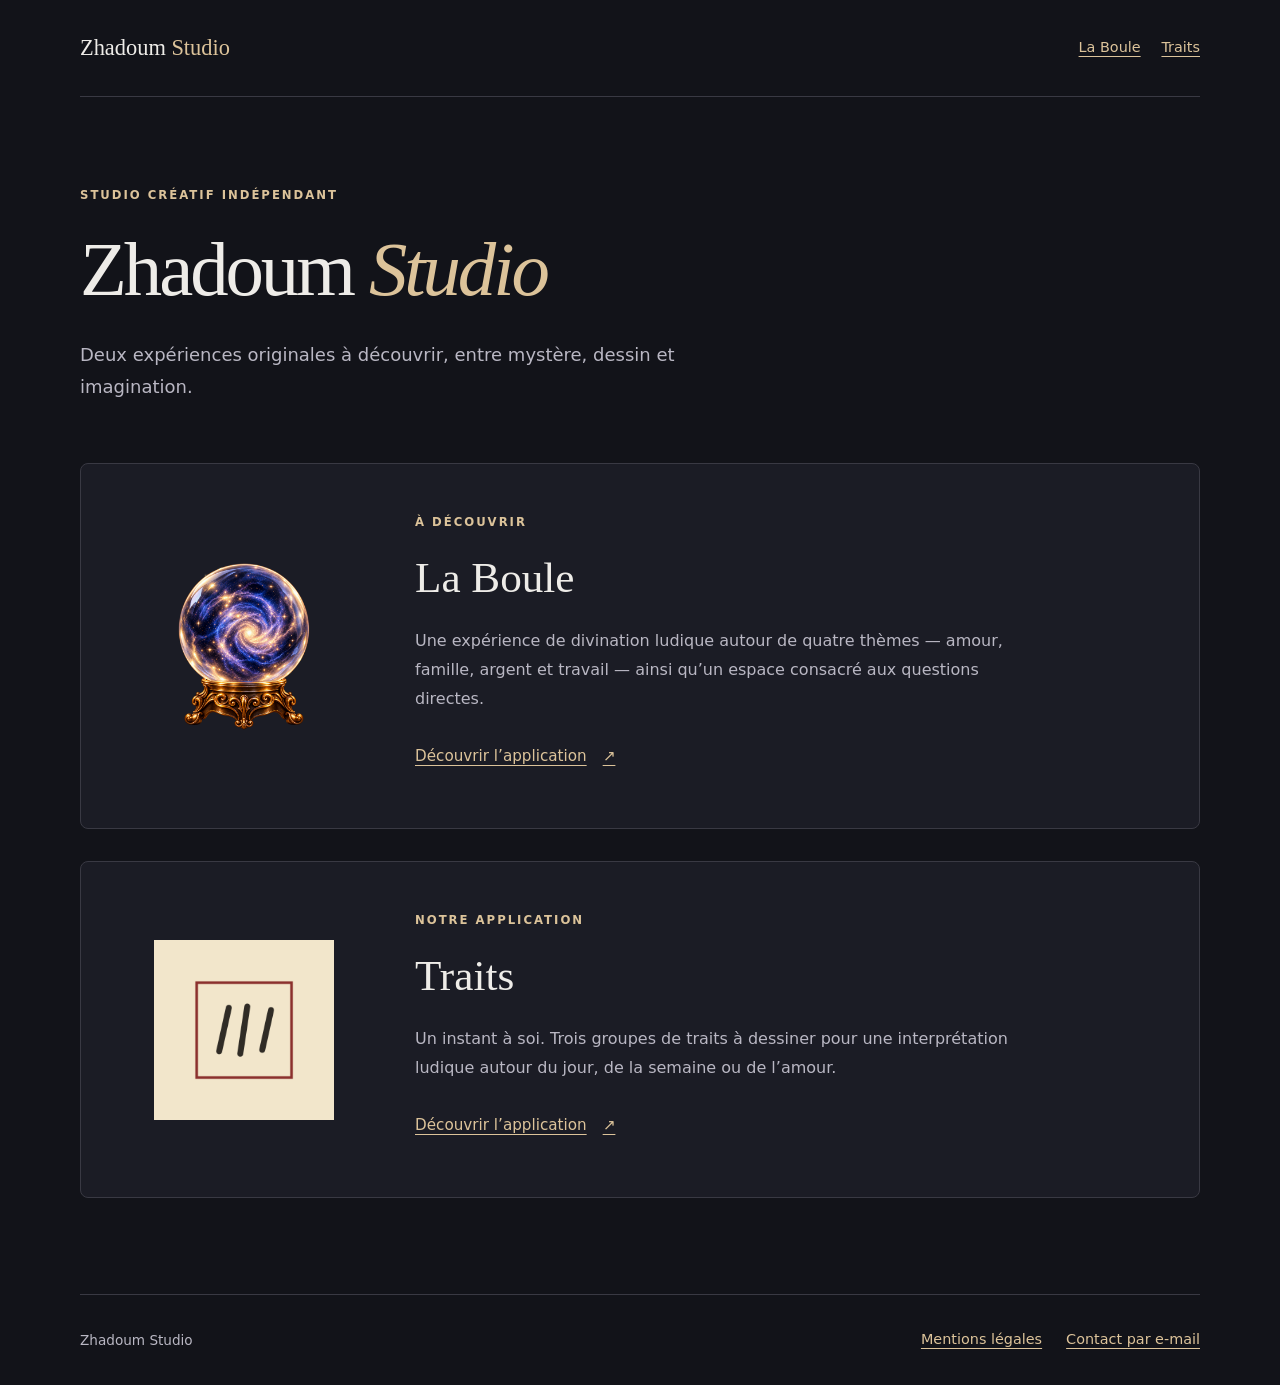
<file: index.html>
﻿<!doctype html>
<html lang="fr">
<head>
  <meta charset="utf-8">
  <meta name="viewport" content="width=device-width, initial-scale=1">
  <meta name="description" content="Zhadoum Studio — découvrez nos applications La Boule et Traits.">
  <meta name="color-scheme" content="dark">
  <title>Zhadoum Studio</title>
  <link rel="stylesheet" href="assets/style.css">
</head>
<body>
  <a class="skip-link" href="#contenu">Aller au contenu</a>
  <header class="site-header container">
    <a class="brand" href="./" aria-current="page">Zhadoum <span>Studio</span></a>
    <nav aria-label="Navigation principale"><a href="la-boule/decouvrir/">La Boule</a><a href="traits/decouvrir/">Traits</a></nav>
  </header>
  <main id="contenu" class="container home" tabindex="-1">
    <div class="intro">
      <p class="eyebrow">Studio créatif indépendant</p>
      <h1>Zhadoum <em>Studio</em></h1>
      <p class="lead">Deux expériences originales à découvrir, entre mystère, dessin et imagination.</p>
    </div>
    <section class="app-card" aria-labelledby="app-title">
      <img class="orb" src="assets/boule-question.png" alt="" width="1254" height="1254" aria-hidden="true">
      <div class="app-copy">
        <p class="eyebrow">À découvrir</p>
        <h2 id="app-title">La Boule</h2>
        <p>Une expérience de divination ludique autour de quatre thèmes — amour, famille, argent et travail — ainsi qu’un espace consacré aux questions directes.</p>
        <a class="button-link" href="la-boule/decouvrir/">Découvrir l’application <span aria-hidden="true">↗</span></a>
      </div>
    </section>
    <section class="app-card" aria-labelledby="traits-title" style="margin-top: 2rem">
      <img class="orb" src="assets/traits-icon.png" alt="" width="1024" height="1024" aria-hidden="true">
      <div class="app-copy">
        <p class="eyebrow">Notre application</p>
        <h2 id="traits-title">Traits</h2>
        <p>Un instant à soi. Trois groupes de traits à dessiner pour une interprétation ludique autour du jour, de la semaine ou de l’amour.</p>
        <a class="button-link" href="traits/decouvrir/">Découvrir l’application <span aria-hidden="true">↗</span></a>
      </div>
    </section>
  </main>
  <footer class="site-footer container">
    <span>Zhadoum Studio</span>
    <nav aria-label="Liens de pied de page"><a href="la-boule/#mentions-legales">Mentions légales</a><a href="mailto:contact@zhadoum-studio.fr">Contact par e-mail</a></nav>
  </footer>
</body>
</html>
</file>
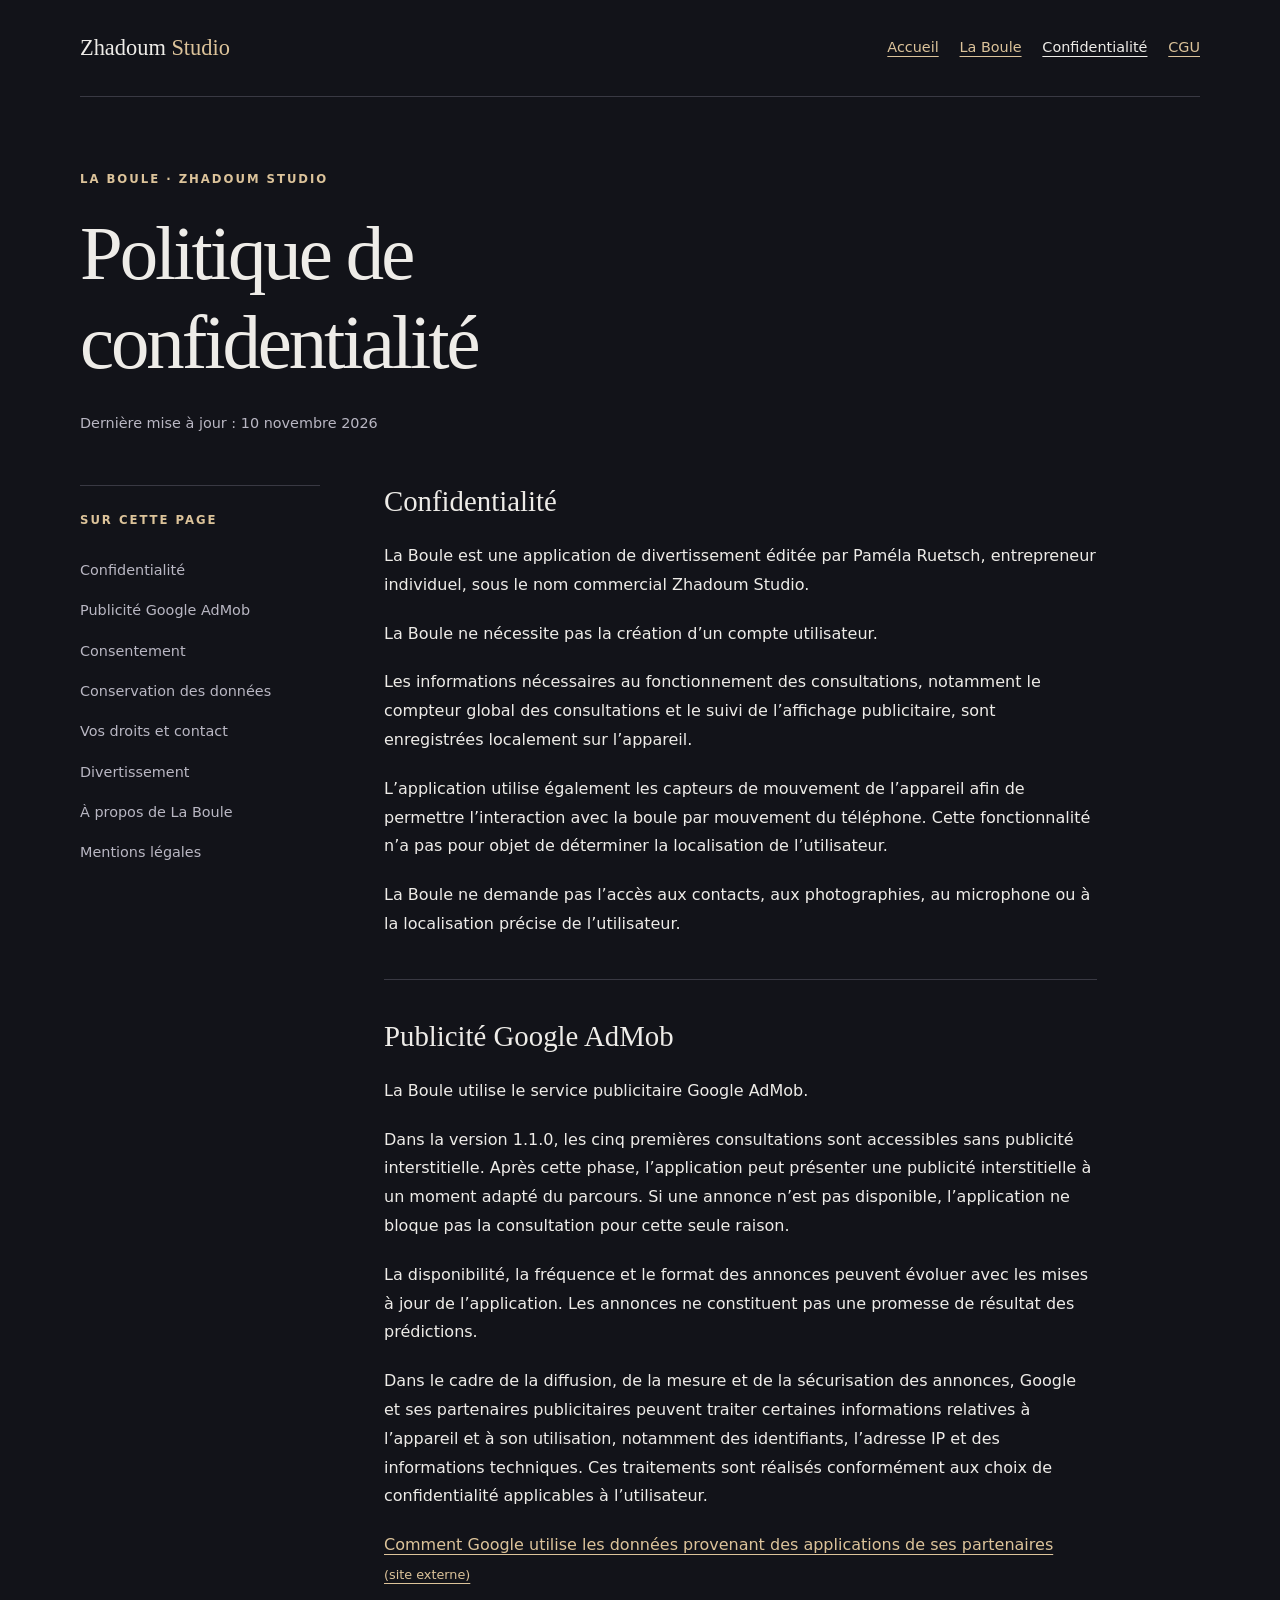
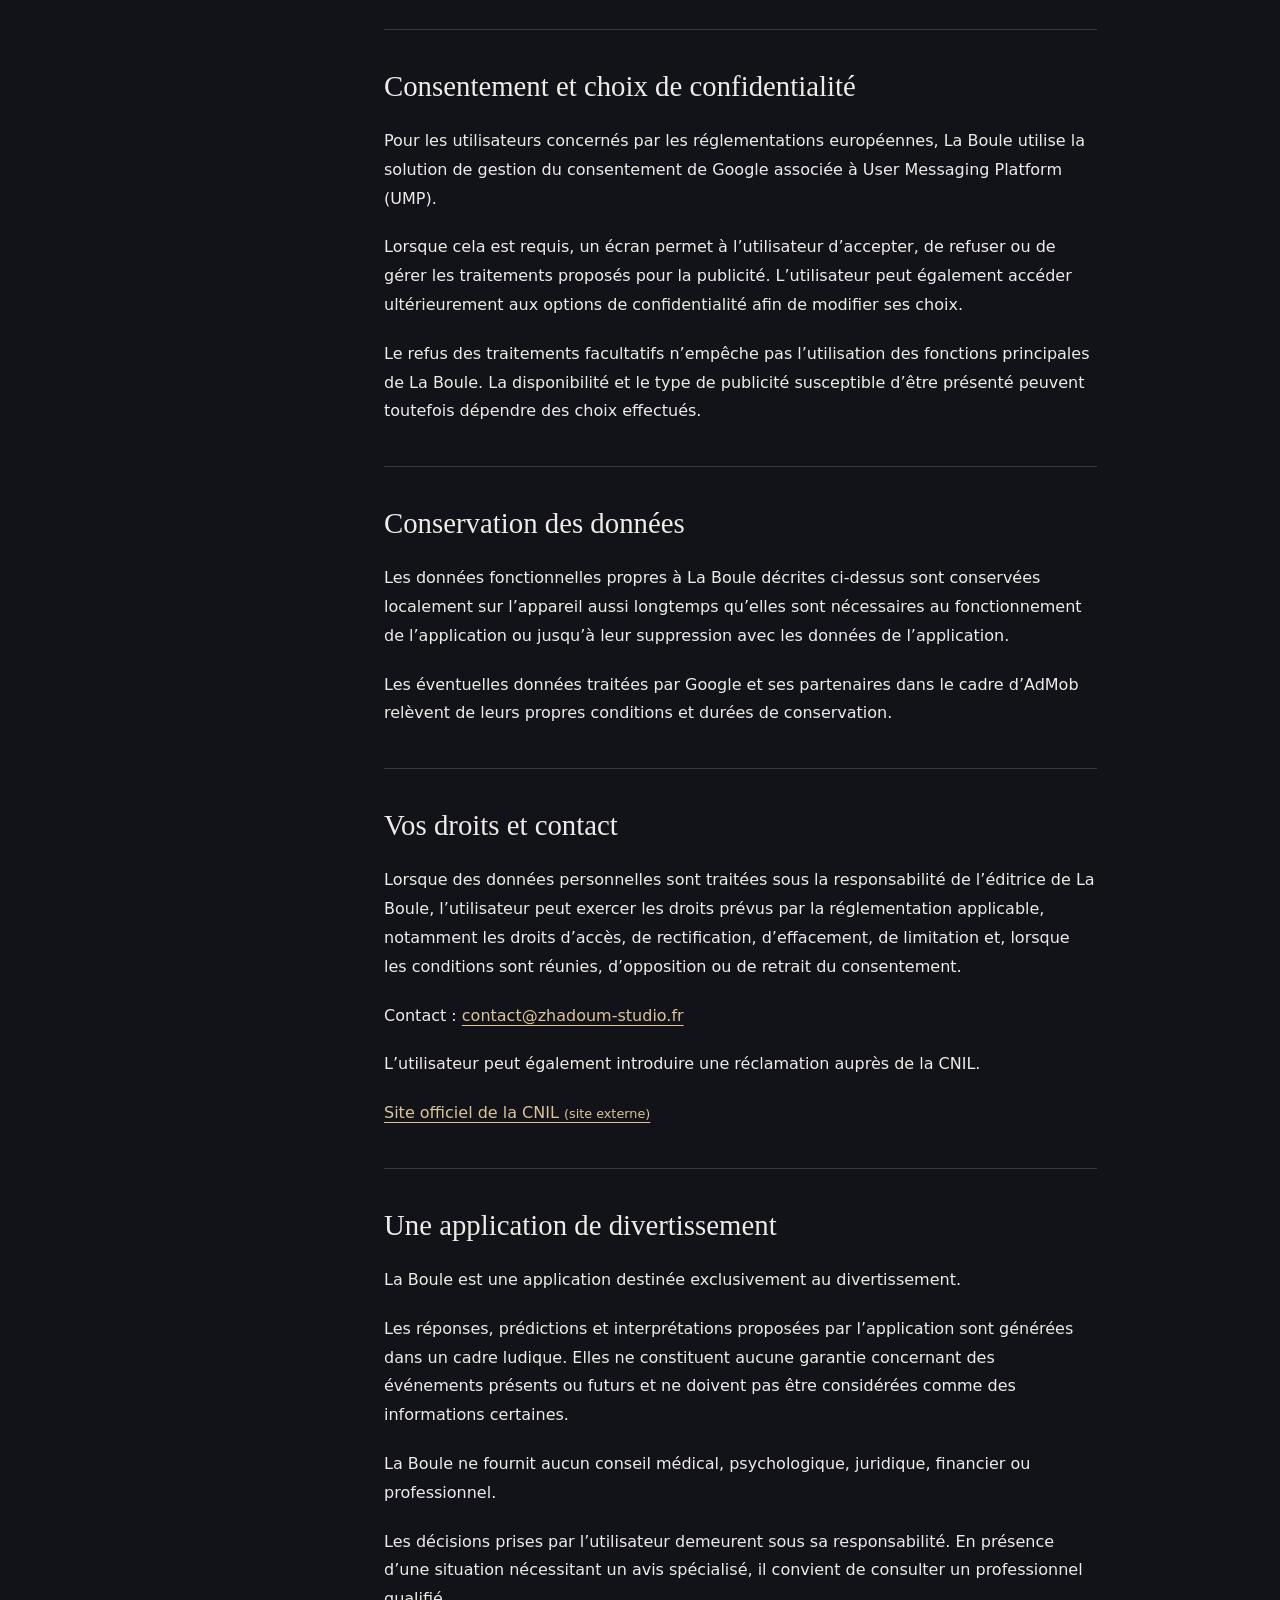
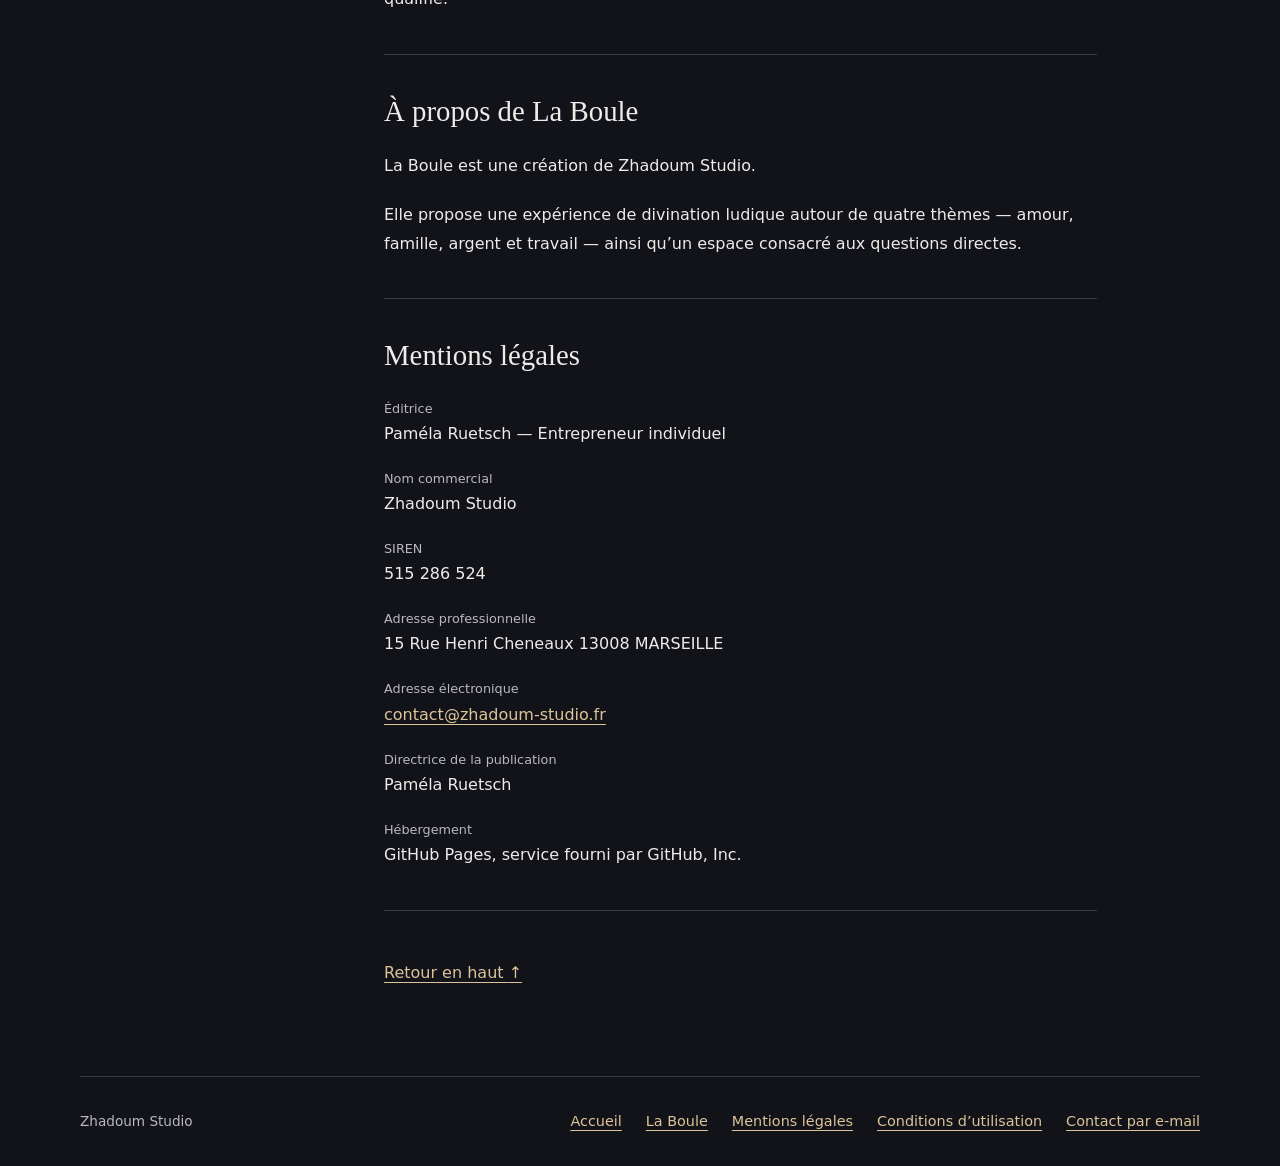
<file: la-boule/index.html>
﻿<!doctype html>
<html lang="fr">
<head>
  <meta charset="utf-8">
  <meta name="viewport" content="width=device-width, initial-scale=1">
  <meta name="description" content="Politique de confidentialité, publicité et mentions légales de La Boule, une application de divertissement de Zhadoum Studio.">
  <meta name="color-scheme" content="dark">
  <title>La Boule — Politique de confidentialité | Zhadoum Studio</title>
  <link rel="stylesheet" href="../assets/style.css">
</head>
<body>
  <a class="skip-link" href="#contenu">Aller au contenu</a>
  <header class="site-header container">
    <a class="brand" href="../">Zhadoum <span>Studio</span></a>
    <nav aria-label="Navigation principale"><a href="../">Accueil</a><a href="./decouvrir/">La Boule</a><a href="./" aria-current="page">Confidentialité</a><a href="./conditions/">CGU</a></nav>
  </header>
  <main id="contenu" class="container legal" tabindex="-1">
    <header class="legal-heading">
      <p class="eyebrow">La Boule · Zhadoum Studio</p>
      <h1>Politique de<br>confidentialité</h1>
      <p class="updated">Dernière mise à jour : <time datetime="2026-11-10">10 novembre 2026</time></p>
    </header>
    <div class="legal-layout">
      <nav class="contents" aria-label="Sommaire de la page">
        <p class="eyebrow">Sur cette page</p>
        <a href="#confidentialite">Confidentialité</a>
        <a href="#publicite">Publicité Google AdMob</a>
        <a href="#consentement">Consentement</a>
        <a href="#conservation">Conservation des données</a>
        <a href="#droits">Vos droits et contact</a>
        <a href="#avertissement">Divertissement</a>
        <a href="#application">À propos de La Boule</a>
        <a href="#mentions-legales">Mentions légales</a>
        </nav>
      <div class="legal-copy">
        <section id="confidentialite" aria-labelledby="confidentialite-title">
          <h2 id="confidentialite-title">Confidentialité</h2>
          <p>La Boule est une application de divertissement éditée par Paméla Ruetsch, entrepreneur individuel, sous le nom commercial Zhadoum Studio.</p>
          <p>La Boule ne nécessite pas la création d’un compte utilisateur.</p>
          <p>Les informations nécessaires au fonctionnement des consultations, notamment le compteur global des consultations et le suivi de l’affichage publicitaire, sont enregistrées localement sur l’appareil.</p>
          <p>L’application utilise également les capteurs de mouvement de l’appareil afin de permettre l’interaction avec la boule par mouvement du téléphone. Cette fonctionnalité n’a pas pour objet de déterminer la localisation de l’utilisateur.</p>
          <p>La Boule ne demande pas l’accès aux contacts, aux photographies, au microphone ou à la localisation précise de l’utilisateur.</p>
        </section>
        <section id="publicite" aria-labelledby="publicite-title">
          <h2 id="publicite-title">Publicité Google AdMob</h2>
          <p>La Boule utilise le service publicitaire Google AdMob.</p>
          <p>Dans la version 1.1.0, les cinq premières consultations sont accessibles sans publicité interstitielle. Après cette phase, l’application peut présenter une publicité interstitielle à un moment adapté du parcours. Si une annonce n’est pas disponible, l’application ne bloque pas la consultation pour cette seule raison.</p><p>La disponibilité, la fréquence et le format des annonces peuvent évoluer avec les mises à jour de l’application. Les annonces ne constituent pas une promesse de résultat des prédictions.</p>
          <p>Dans le cadre de la diffusion, de la mesure et de la sécurisation des annonces, Google et ses partenaires publicitaires peuvent traiter certaines informations relatives à l’appareil et à son utilisation, notamment des identifiants, l’adresse IP et des informations techniques. Ces traitements sont réalisés conformément aux choix de confidentialité applicables à l’utilisateur.</p>
          <p><a href="https://policies.google.com/technologies/partner-sites?hl=fr" rel="external noreferrer">Comment Google utilise les données provenant des applications de ses partenaires <span class="external">(site externe)</span></a></p>
        </section>
        <section id="consentement" aria-labelledby="consentement-title">
          <h2 id="consentement-title">Consentement et choix de confidentialité</h2>
          <p>Pour les utilisateurs concernés par les réglementations européennes, La Boule utilise la solution de gestion du consentement de Google associée à User Messaging Platform (UMP).</p>
          <p>Lorsque cela est requis, un écran permet à l’utilisateur d’accepter, de refuser ou de gérer les traitements proposés pour la publicité. L’utilisateur peut également accéder ultérieurement aux options de confidentialité afin de modifier ses choix.</p>
          <p>Le refus des traitements facultatifs n’empêche pas l’utilisation des fonctions principales de La Boule. La disponibilité et le type de publicité susceptible d’être présenté peuvent toutefois dépendre des choix effectués.</p>
        </section>
        <section id="conservation" aria-labelledby="conservation-title">
          <h2 id="conservation-title">Conservation des données</h2>
          <p>Les données fonctionnelles propres à La Boule décrites ci-dessus sont conservées localement sur l’appareil aussi longtemps qu’elles sont nécessaires au fonctionnement de l’application ou jusqu’à leur suppression avec les données de l’application.</p>
          <p>Les éventuelles données traitées par Google et ses partenaires dans le cadre d’AdMob relèvent de leurs propres conditions et durées de conservation.</p>
        </section>
        <section id="droits" aria-labelledby="droits-title">
          <h2 id="droits-title">Vos droits et contact</h2>
          <p>Lorsque des données personnelles sont traitées sous la responsabilité de l’éditrice de La Boule, l’utilisateur peut exercer les droits prévus par la réglementation applicable, notamment les droits d’accès, de rectification, d’effacement, de limitation et, lorsque les conditions sont réunies, d’opposition ou de retrait du consentement.</p>
          <p>Contact : <a href="mailto:contact@zhadoum-studio.fr">contact@zhadoum-studio.fr</a></p>
          <p>L’utilisateur peut également introduire une réclamation auprès de la CNIL.</p>
          <p><a href="https://www.cnil.fr/" rel="external noreferrer">Site officiel de la CNIL <span class="external">(site externe)</span></a></p>
        </section>
        <section id="avertissement" aria-labelledby="avertissement-title">
          <h2 id="avertissement-title">Une application de divertissement</h2>
          <p>La Boule est une application destinée exclusivement au divertissement.</p>
          <p>Les réponses, prédictions et interprétations proposées par l’application sont générées dans un cadre ludique. Elles ne constituent aucune garantie concernant des événements présents ou futurs et ne doivent pas être considérées comme des informations certaines.</p>
          <p>La Boule ne fournit aucun conseil médical, psychologique, juridique, financier ou professionnel.</p>
          <p>Les décisions prises par l’utilisateur demeurent sous sa responsabilité. En présence d’une situation nécessitant un avis spécialisé, il convient de consulter un professionnel qualifié.</p>
        </section>
        <section id="application" aria-labelledby="application-title">
          <h2 id="application-title">À propos de La Boule</h2>
          <p>La Boule est une création de Zhadoum Studio.</p>
          <p>Elle propose une expérience de divination ludique autour de quatre thèmes — amour, famille, argent et travail — ainsi qu’un espace consacré aux questions directes.</p>
        </section>
        <section id="mentions-legales" aria-labelledby="mentions-title">
          <h2 id="mentions-title">Mentions légales</h2>
          <dl>
            <dt>Éditrice</dt><dd>Paméla Ruetsch — Entrepreneur individuel</dd>
            <dt>Nom commercial</dt><dd>Zhadoum Studio</dd>
            <dt>SIREN</dt><dd>515 286 524</dd>
            <dt>Adresse professionnelle</dt><dd>15 Rue Henri Cheneaux 13008 MARSEILLE</dd>
            <dt>Adresse électronique</dt><dd><a href="mailto:contact@zhadoum-studio.fr">contact@zhadoum-studio.fr</a></dd>
            <dt>Directrice de la publication</dt><dd>Paméla Ruetsch</dd>
            <dt>Hébergement</dt><dd>GitHub Pages, service fourni par GitHub, Inc.</dd>
          </dl>
        </section>
        <a class="back-top" href="#contenu">Retour en haut <span aria-hidden="true">↑</span></a>
      </div>
    </div>
  </main>
  <footer class="site-footer container">
    <span>Zhadoum Studio</span>
    <nav aria-label="Liens de pied de page"><a href="../">Accueil</a><a href="./decouvrir/">La Boule</a><a href="#mentions-legales">Mentions légales</a><a href="./conditions/">Conditions d’utilisation</a><a href="mailto:contact@zhadoum-studio.fr">Contact par e-mail</a></nav>
  </footer>
</body>
</html>
</file>
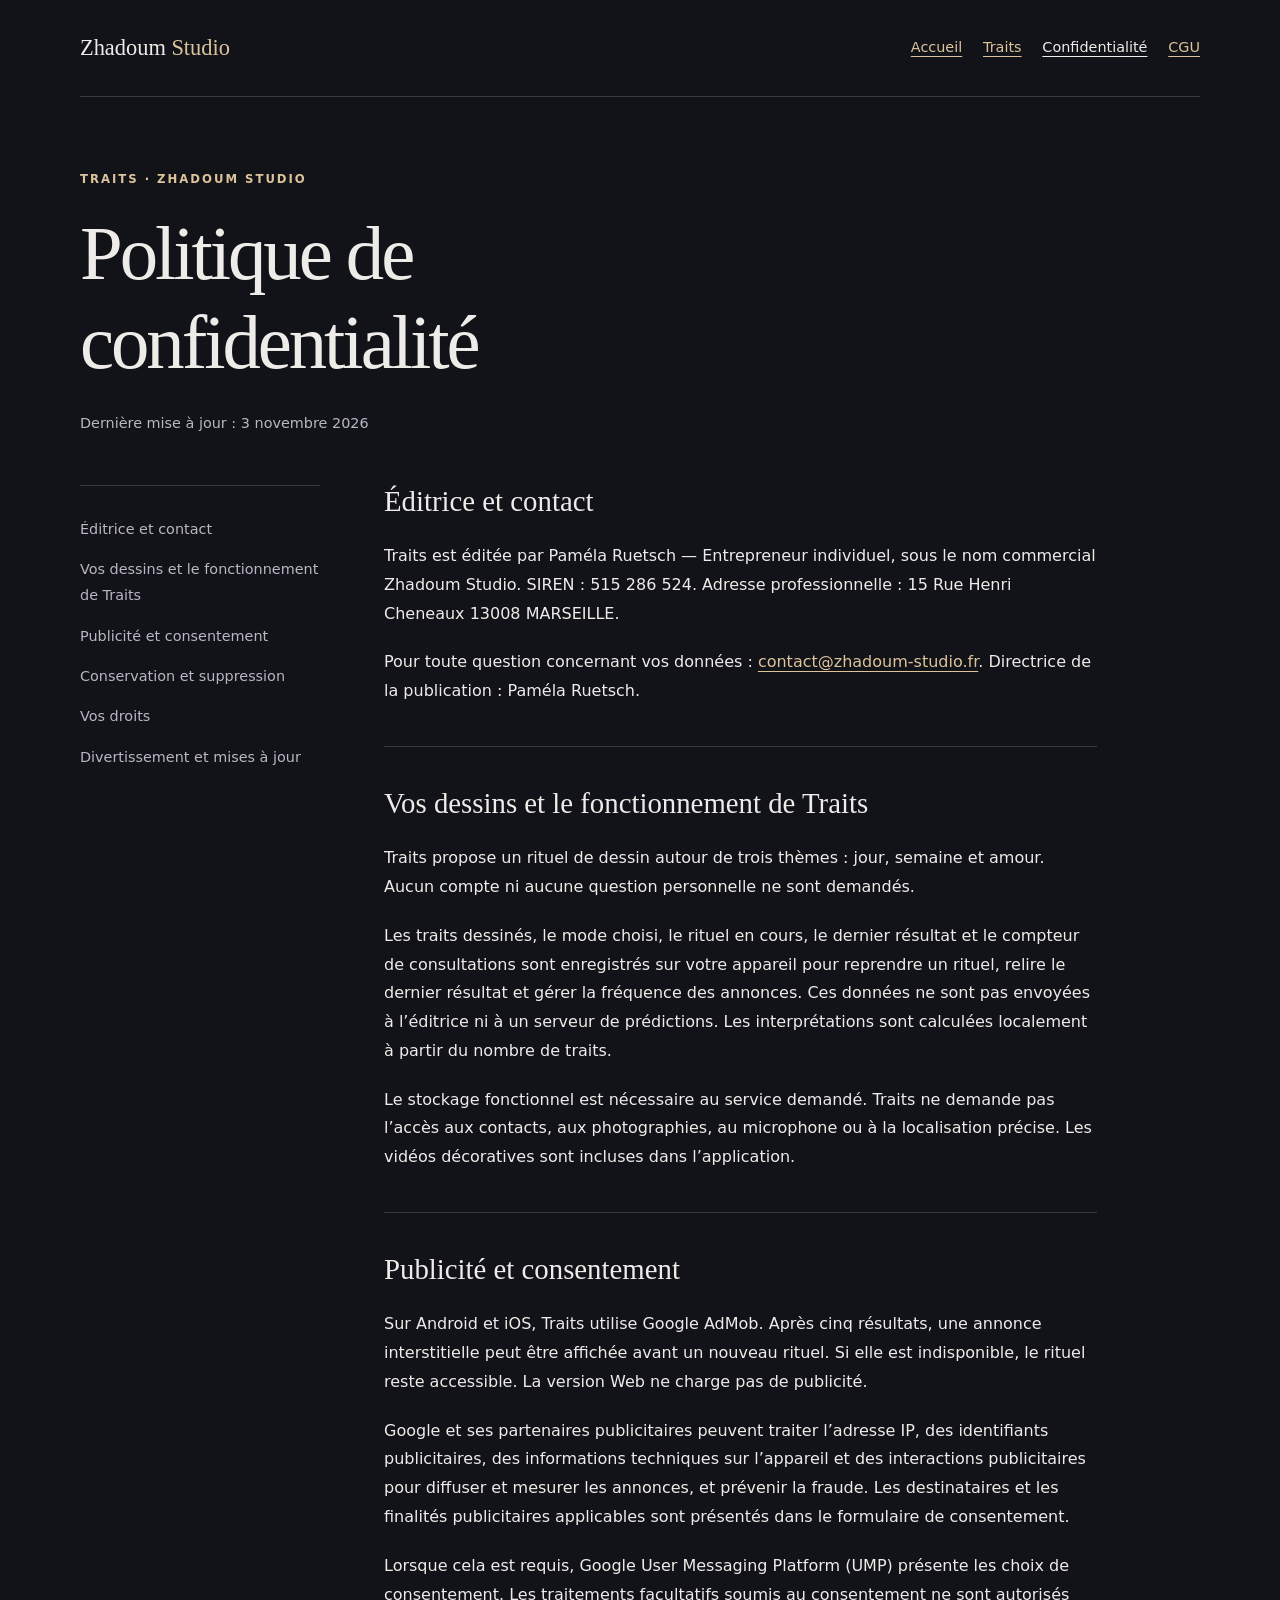
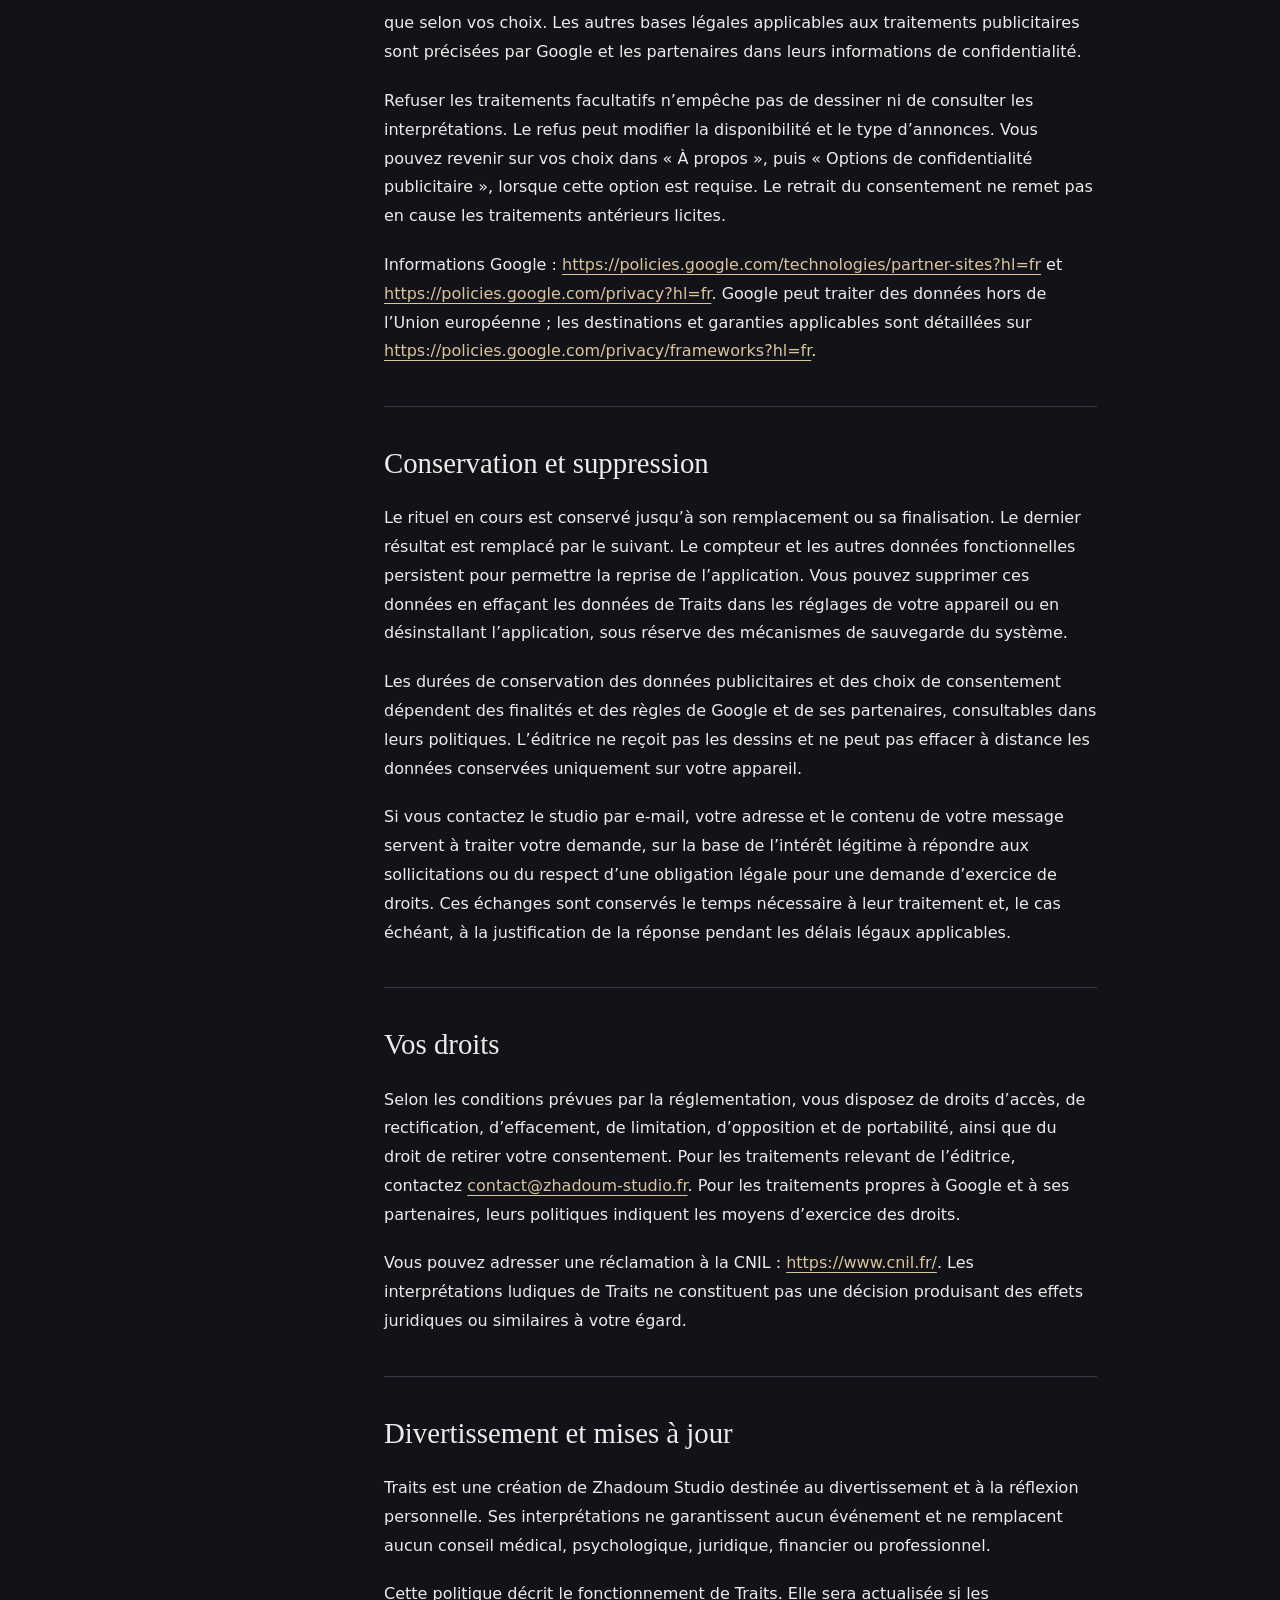
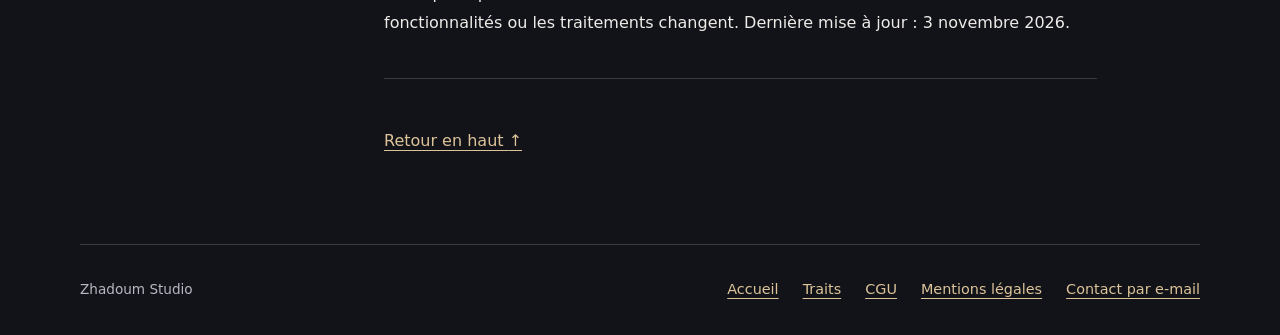
<file: traits/index.html>
﻿<!doctype html>
<html lang="fr">
<head>
  <meta charset="utf-8">
  <meta name="viewport" content="width=device-width, initial-scale=1">
  <meta name="description" content="Politique de confidentialité, avertissement et mentions légales de Traits, une application de divertissement de Zhadoum Studio.">
  <meta name="color-scheme" content="dark">
  <title>Traits — Politique de confidentialité | Zhadoum Studio</title>
  <link rel="stylesheet" href="../assets/style.css">
</head>
<body>
  <a class="skip-link" href="#contenu">Aller au contenu</a>
  <header class="site-header container">
    <a class="brand" href="../">Zhadoum <span>Studio</span></a>
    <nav aria-label="Navigation principale"><a href="../">Accueil</a><a href="./decouvrir/">Traits</a><a href="./" aria-current="page">Confidentialité</a><a href="./conditions/">CGU</a></nav>
  </header>
  <main id="contenu" class="container legal" tabindex="-1">
    <header class="legal-heading">
      <p class="eyebrow">Traits · Zhadoum Studio</p>
      <h1>Politique de<br>confidentialité</h1>
      <p class="updated">Dernière mise à jour : <time datetime="2026-11-03">3 novembre 2026</time></p>
    </header>
    <div class="legal-layout">
<nav class="contents" aria-label="Sommaire"><a href="#section-0">Éditrice et contact</a>
<a href="#section-1">Vos dessins et le fonctionnement de Traits</a>
<a href="#section-2">Publicité et consentement</a>
<a href="#section-3">Conservation et suppression</a>
<a href="#section-4">Vos droits</a>
<a href="#section-5">Divertissement et mises à jour</a></nav>
      <div class="legal-copy">
<section id="section-0"><h2>Éditrice et contact</h2><p>Traits est éditée par Paméla Ruetsch — Entrepreneur individuel, sous le nom commercial Zhadoum Studio. SIREN : 515 286 524. Adresse professionnelle : 15 Rue Henri Cheneaux 13008 MARSEILLE.</p>
<p>Pour toute question concernant vos données : <a href="mailto:contact@zhadoum-studio.fr">contact@zhadoum-studio.fr</a>. Directrice de la publication : Paméla Ruetsch.</p></section>
<section id="section-1"><h2>Vos dessins et le fonctionnement de Traits</h2><p>Traits propose un rituel de dessin autour de trois thèmes : jour, semaine et amour. Aucun compte ni aucune question personnelle ne sont demandés.</p>
<p>Les traits dessinés, le mode choisi, le rituel en cours, le dernier résultat et le compteur de consultations sont enregistrés sur votre appareil pour reprendre un rituel, relire le dernier résultat et gérer la fréquence des annonces. Ces données ne sont pas envoyées à l’éditrice ni à un serveur de prédictions. Les interprétations sont calculées localement à partir du nombre de traits.</p>
<p>Le stockage fonctionnel est nécessaire au service demandé. Traits ne demande pas l’accès aux contacts, aux photographies, au microphone ou à la localisation précise. Les vidéos décoratives sont incluses dans l’application.</p></section>
<section id="section-2"><h2>Publicité et consentement</h2><p>Sur Android et iOS, Traits utilise Google AdMob. Après cinq résultats, une annonce interstitielle peut être affichée avant un nouveau rituel. Si elle est indisponible, le rituel reste accessible. La version Web ne charge pas de publicité.</p>
<p>Google et ses partenaires publicitaires peuvent traiter l’adresse IP, des identifiants publicitaires, des informations techniques sur l’appareil et des interactions publicitaires pour diffuser et mesurer les annonces, et prévenir la fraude. Les destinataires et les finalités publicitaires applicables sont présentés dans le formulaire de consentement.</p>
<p>Lorsque cela est requis, Google User Messaging Platform (UMP) présente les choix de consentement. Les traitements facultatifs soumis au consentement ne sont autorisés que selon vos choix. Les autres bases légales applicables aux traitements publicitaires sont précisées par Google et les partenaires dans leurs informations de confidentialité.</p>
<p>Refuser les traitements facultatifs n’empêche pas de dessiner ni de consulter les interprétations. Le refus peut modifier la disponibilité et le type d’annonces. Vous pouvez revenir sur vos choix dans « À propos », puis « Options de confidentialité publicitaire », lorsque cette option est requise. Le retrait du consentement ne remet pas en cause les traitements antérieurs licites.</p>
<p>Informations Google : <a href="https://policies.google.com/technologies/partner-sites?hl=fr" rel="external noreferrer">https://policies.google.com/technologies/partner-sites?hl=fr</a> et <a href="https://policies.google.com/privacy?hl=fr" rel="external noreferrer">https://policies.google.com/privacy?hl=fr</a>. Google peut traiter des données hors de l’Union européenne ; les destinations et garanties applicables sont détaillées sur <a href="https://policies.google.com/privacy/frameworks?hl=fr" rel="external noreferrer">https://policies.google.com/privacy/frameworks?hl=fr</a>.</p></section>
<section id="section-3"><h2>Conservation et suppression</h2><p>Le rituel en cours est conservé jusqu’à son remplacement ou sa finalisation. Le dernier résultat est remplacé par le suivant. Le compteur et les autres données fonctionnelles persistent pour permettre la reprise de l’application. Vous pouvez supprimer ces données en effaçant les données de Traits dans les réglages de votre appareil ou en désinstallant l’application, sous réserve des mécanismes de sauvegarde du système.</p>
<p>Les durées de conservation des données publicitaires et des choix de consentement dépendent des finalités et des règles de Google et de ses partenaires, consultables dans leurs politiques. L’éditrice ne reçoit pas les dessins et ne peut pas effacer à distance les données conservées uniquement sur votre appareil.</p>
<p>Si vous contactez le studio par e-mail, votre adresse et le contenu de votre message servent à traiter votre demande, sur la base de l’intérêt légitime à répondre aux sollicitations ou du respect d’une obligation légale pour une demande d’exercice de droits. Ces échanges sont conservés le temps nécessaire à leur traitement et, le cas échéant, à la justification de la réponse pendant les délais légaux applicables.</p></section>
<section id="section-4"><h2>Vos droits</h2><p>Selon les conditions prévues par la réglementation, vous disposez de droits d’accès, de rectification, d’effacement, de limitation, d’opposition et de portabilité, ainsi que du droit de retirer votre consentement. Pour les traitements relevant de l’éditrice, contactez <a href="mailto:contact@zhadoum-studio.fr">contact@zhadoum-studio.fr</a>. Pour les traitements propres à Google et à ses partenaires, leurs politiques indiquent les moyens d’exercice des droits.</p>
<p>Vous pouvez adresser une réclamation à la CNIL : <a href="https://www.cnil.fr/" rel="external noreferrer">https://www.cnil.fr/</a>. Les interprétations ludiques de Traits ne constituent pas une décision produisant des effets juridiques ou similaires à votre égard.</p></section>
<section id="section-5"><h2>Divertissement et mises à jour</h2><p>Traits est une création de Zhadoum Studio destinée au divertissement et à la réflexion personnelle. Ses interprétations ne garantissent aucun événement et ne remplacent aucun conseil médical, psychologique, juridique, financier ou professionnel.</p>
<p>Cette politique décrit le fonctionnement de Traits. Elle sera actualisée si les fonctionnalités ou les traitements changent. Dernière mise à jour : 3 novembre 2026.</p></section>
        <a class="back-top" href="#contenu">Retour en haut <span aria-hidden="true">↑</span></a>
      </div>
    </div>
  </main>
  <footer class="site-footer container">
    <span>Zhadoum Studio</span>
    <nav aria-label="Liens de pied de page"><a href="../">Accueil</a><a href="./decouvrir/">Traits</a><a href="./conditions/">CGU</a><a href="#section-0">Mentions légales</a><a href="mailto:contact@zhadoum-studio.fr">Contact par e-mail</a></nav>
  </footer>
</body>
</html>
</file>
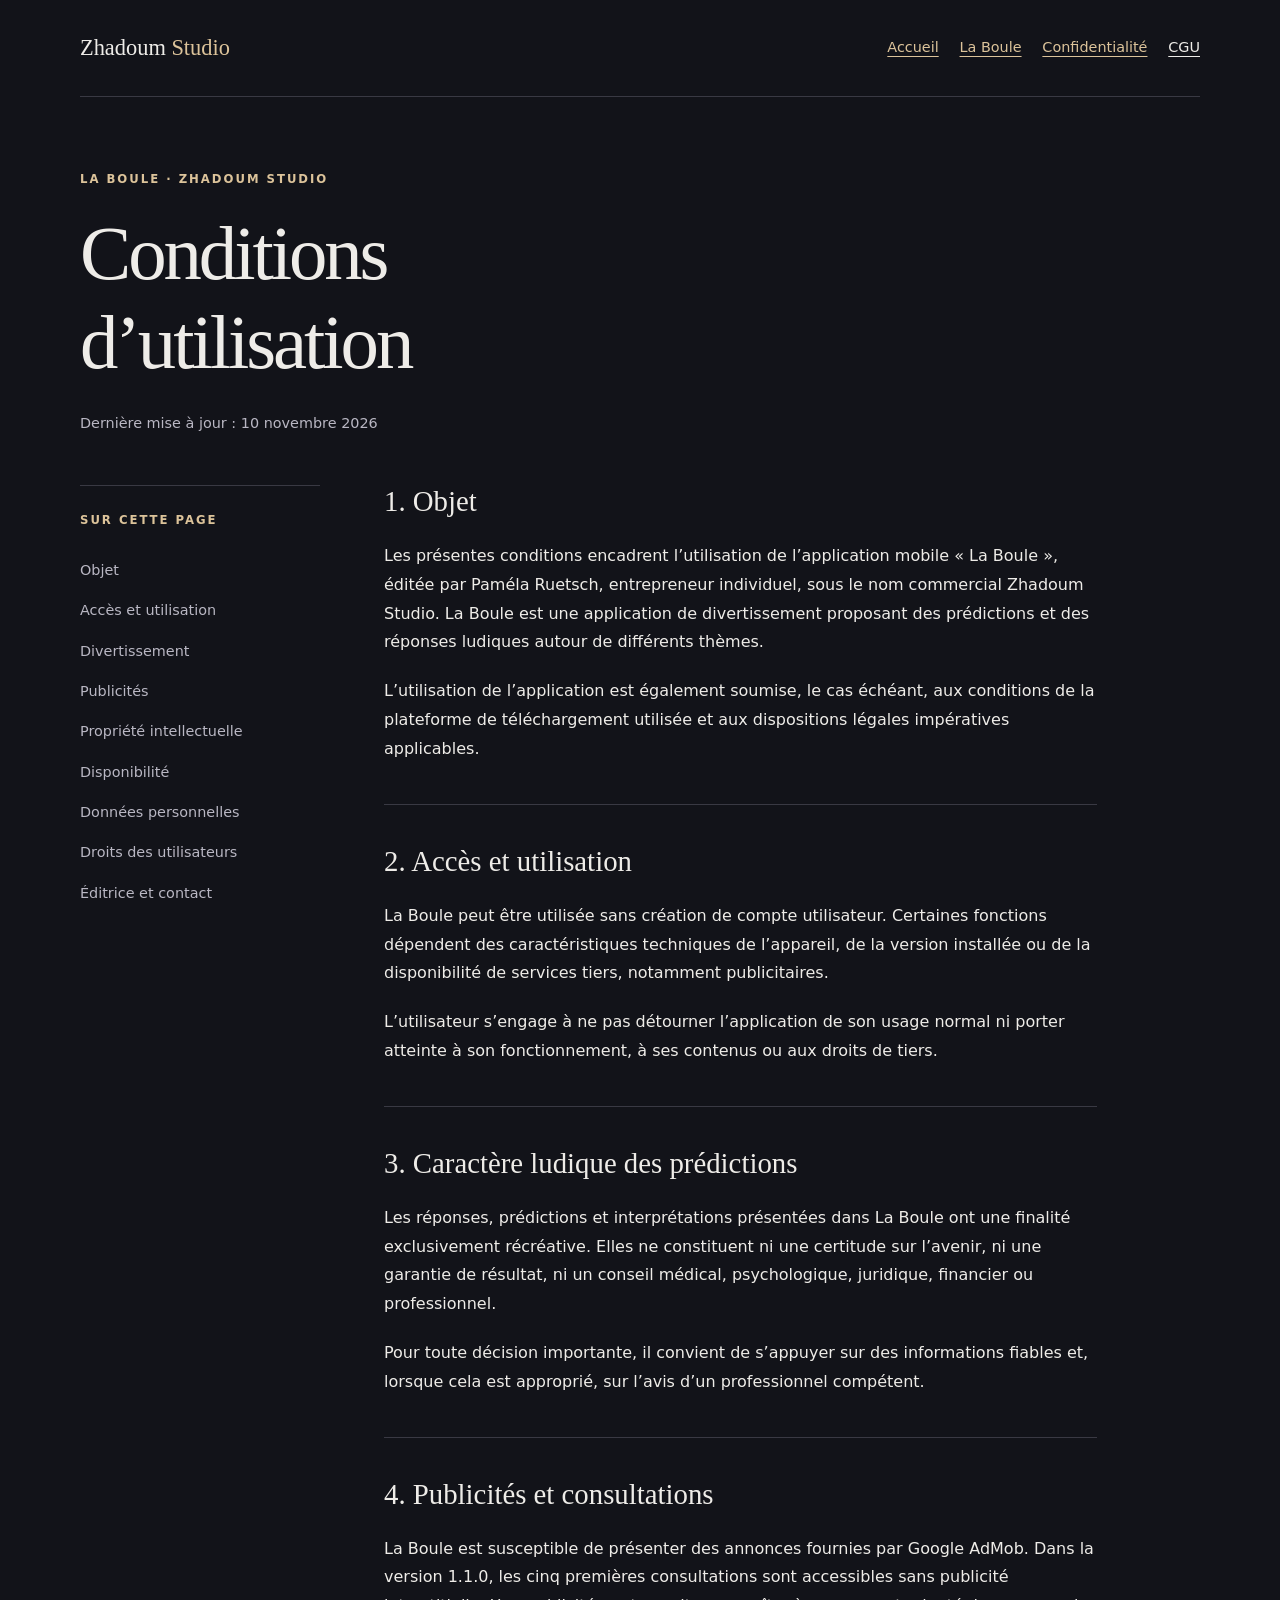
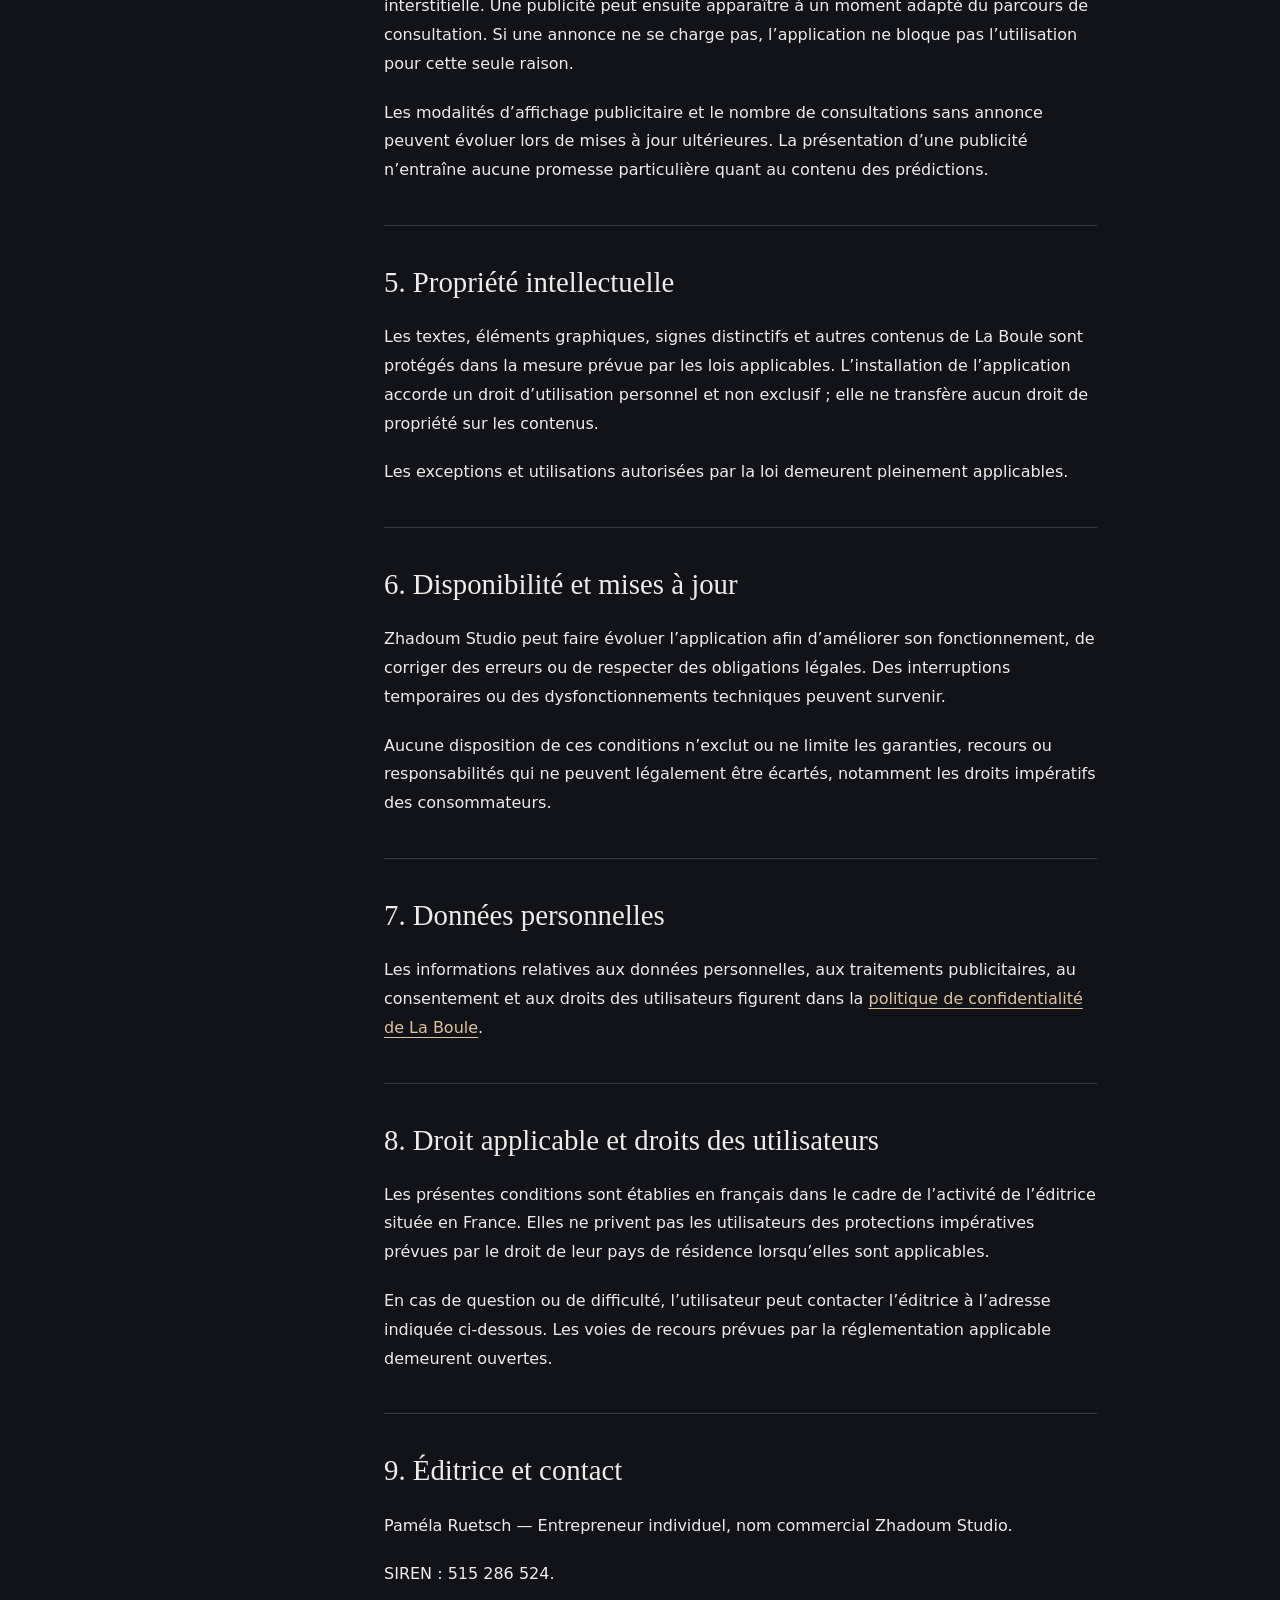
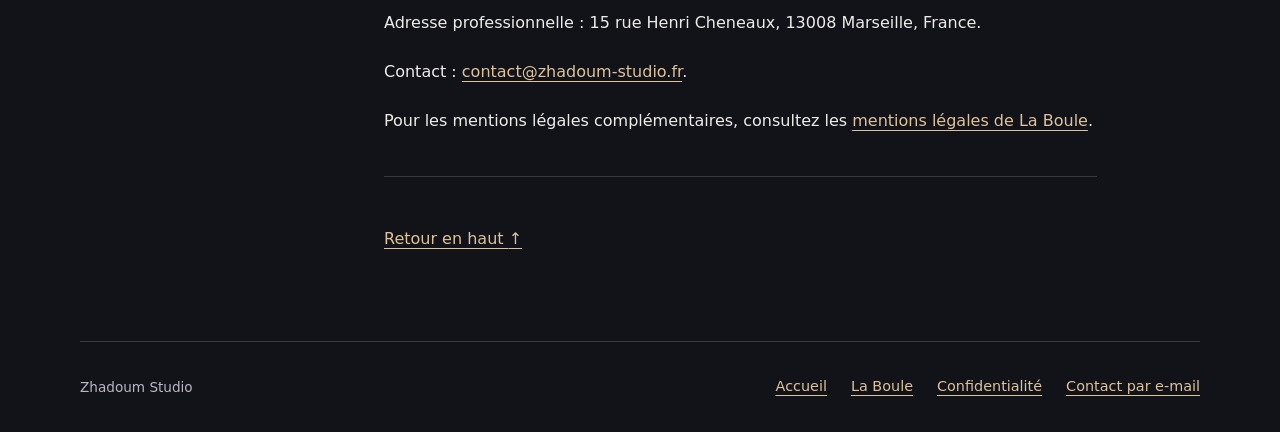
<file: la-boule/conditions/index.html>
<!doctype html>
<html lang="fr">
<head>
  <meta charset="utf-8">
  <meta name="viewport" content="width=device-width, initial-scale=1">
  <meta name="description" content="Conditions générales d’utilisation de La Boule, application de divertissement éditée par Zhadoum Studio.">
  <meta name="color-scheme" content="dark">
  <title>La Boule — Conditions d’utilisation | Zhadoum Studio</title>
  <link rel="stylesheet" href="../../assets/style.css">
</head>
<body>
  <a class="skip-link" href="#contenu">Aller au contenu</a>
  <header class="site-header container">
    <a class="brand" href="../../">Zhadoum <span>Studio</span></a>
    <nav aria-label="Navigation principale"><a href="../../">Accueil</a><a href="../decouvrir/">La Boule</a><a href="../">Confidentialité</a><a href="./" aria-current="page">CGU</a></nav>
  </header>
  <main id="contenu" class="container legal" tabindex="-1">
    <header class="legal-heading">
      <p class="eyebrow">La Boule · Zhadoum Studio</p>
      <h1>Conditions<br>d’utilisation</h1>
      <p class="updated">Dernière mise à jour : <time datetime="2026-11-10">10 novembre 2026</time></p>
    </header>
    <div class="legal-layout">
      <nav class="contents" aria-label="Sommaire de la page">
        <p class="eyebrow">Sur cette page</p>
        <a href="#objet">Objet</a>
        <a href="#acces">Accès et utilisation</a>
        <a href="#divertissement">Divertissement</a>
        <a href="#publicites">Publicités</a>
        <a href="#propriete">Propriété intellectuelle</a>
        <a href="#fonctionnement">Disponibilité</a>
        <a href="#donnees">Données personnelles</a>
        <a href="#droits">Droits des utilisateurs</a>
        <a href="#contact">Éditrice et contact</a>
      </nav>
      <div class="legal-copy">
        <section id="objet"><h2>1. Objet</h2>
          <p>Les présentes conditions encadrent l’utilisation de l’application mobile « La Boule », éditée par Paméla Ruetsch, entrepreneur individuel, sous le nom commercial Zhadoum Studio. La Boule est une application de divertissement proposant des prédictions et des réponses ludiques autour de différents thèmes.</p>
          <p>L’utilisation de l’application est également soumise, le cas échéant, aux conditions de la plateforme de téléchargement utilisée et aux dispositions légales impératives applicables.</p>
        </section>
        <section id="acces"><h2>2. Accès et utilisation</h2>
          <p>La Boule peut être utilisée sans création de compte utilisateur. Certaines fonctions dépendent des caractéristiques techniques de l’appareil, de la version installée ou de la disponibilité de services tiers, notamment publicitaires.</p>
          <p>L’utilisateur s’engage à ne pas détourner l’application de son usage normal ni porter atteinte à son fonctionnement, à ses contenus ou aux droits de tiers.</p>
        </section>
        <section id="divertissement"><h2>3. Caractère ludique des prédictions</h2>
          <p>Les réponses, prédictions et interprétations présentées dans La Boule ont une finalité exclusivement récréative. Elles ne constituent ni une certitude sur l’avenir, ni une garantie de résultat, ni un conseil médical, psychologique, juridique, financier ou professionnel.</p>
          <p>Pour toute décision importante, il convient de s’appuyer sur des informations fiables et, lorsque cela est approprié, sur l’avis d’un professionnel compétent.</p>
        </section>
        <section id="publicites"><h2>4. Publicités et consultations</h2>
          <p>La Boule est susceptible de présenter des annonces fournies par Google AdMob. Dans la version 1.1.0, les cinq premières consultations sont accessibles sans publicité interstitielle. Une publicité peut ensuite apparaître à un moment adapté du parcours de consultation. Si une annonce ne se charge pas, l’application ne bloque pas l’utilisation pour cette seule raison.</p>
          <p>Les modalités d’affichage publicitaire et le nombre de consultations sans annonce peuvent évoluer lors de mises à jour ultérieures. La présentation d’une publicité n’entraîne aucune promesse particulière quant au contenu des prédictions.</p>
        </section>
        <section id="propriete"><h2>5. Propriété intellectuelle</h2>
          <p>Les textes, éléments graphiques, signes distinctifs et autres contenus de La Boule sont protégés dans la mesure prévue par les lois applicables. L’installation de l’application accorde un droit d’utilisation personnel et non exclusif ; elle ne transfère aucun droit de propriété sur les contenus.</p>
          <p>Les exceptions et utilisations autorisées par la loi demeurent pleinement applicables.</p>
        </section>
        <section id="fonctionnement"><h2>6. Disponibilité et mises à jour</h2>
          <p>Zhadoum Studio peut faire évoluer l’application afin d’améliorer son fonctionnement, de corriger des erreurs ou de respecter des obligations légales. Des interruptions temporaires ou des dysfonctionnements techniques peuvent survenir.</p>
          <p>Aucune disposition de ces conditions n’exclut ou ne limite les garanties, recours ou responsabilités qui ne peuvent légalement être écartés, notamment les droits impératifs des consommateurs.</p>
        </section>
        <section id="donnees"><h2>7. Données personnelles</h2>
          <p>Les informations relatives aux données personnelles, aux traitements publicitaires, au consentement et aux droits des utilisateurs figurent dans la <a href="../">politique de confidentialité de La Boule</a>.</p>
        </section>
        <section id="droits"><h2>8. Droit applicable et droits des utilisateurs</h2>
          <p>Les présentes conditions sont établies en français dans le cadre de l’activité de l’éditrice située en France. Elles ne privent pas les utilisateurs des protections impératives prévues par le droit de leur pays de résidence lorsqu’elles sont applicables.</p>
          <p>En cas de question ou de difficulté, l’utilisateur peut contacter l’éditrice à l’adresse indiquée ci-dessous. Les voies de recours prévues par la réglementation applicable demeurent ouvertes.</p>
        </section>
        <section id="contact"><h2>9. Éditrice et contact</h2>
          <p>Paméla Ruetsch — Entrepreneur individuel, nom commercial Zhadoum Studio.</p>
          <p>SIREN : 515 286 524.</p>
          <p>Adresse professionnelle : 15 rue Henri Cheneaux, 13008 Marseille, France.</p>
          <p>Contact : <a href="mailto:contact@zhadoum-studio.fr">contact@zhadoum-studio.fr</a>.</p>
          <p>Pour les mentions légales complémentaires, consultez les <a href="../#mentions-legales">mentions légales de La Boule</a>.</p>
        </section>
        <a class="back-top" href="#contenu">Retour en haut <span aria-hidden="true">↑</span></a>
      </div>
    </div>
  </main>
  <footer class="site-footer container">
    <span>Zhadoum Studio</span>
    <nav aria-label="Liens de pied de page"><a href="../../">Accueil</a><a href="../decouvrir/">La Boule</a><a href="../">Confidentialité</a><a href="mailto:contact@zhadoum-studio.fr">Contact par e-mail</a></nav>
  </footer>
</body>
</html>
</file>
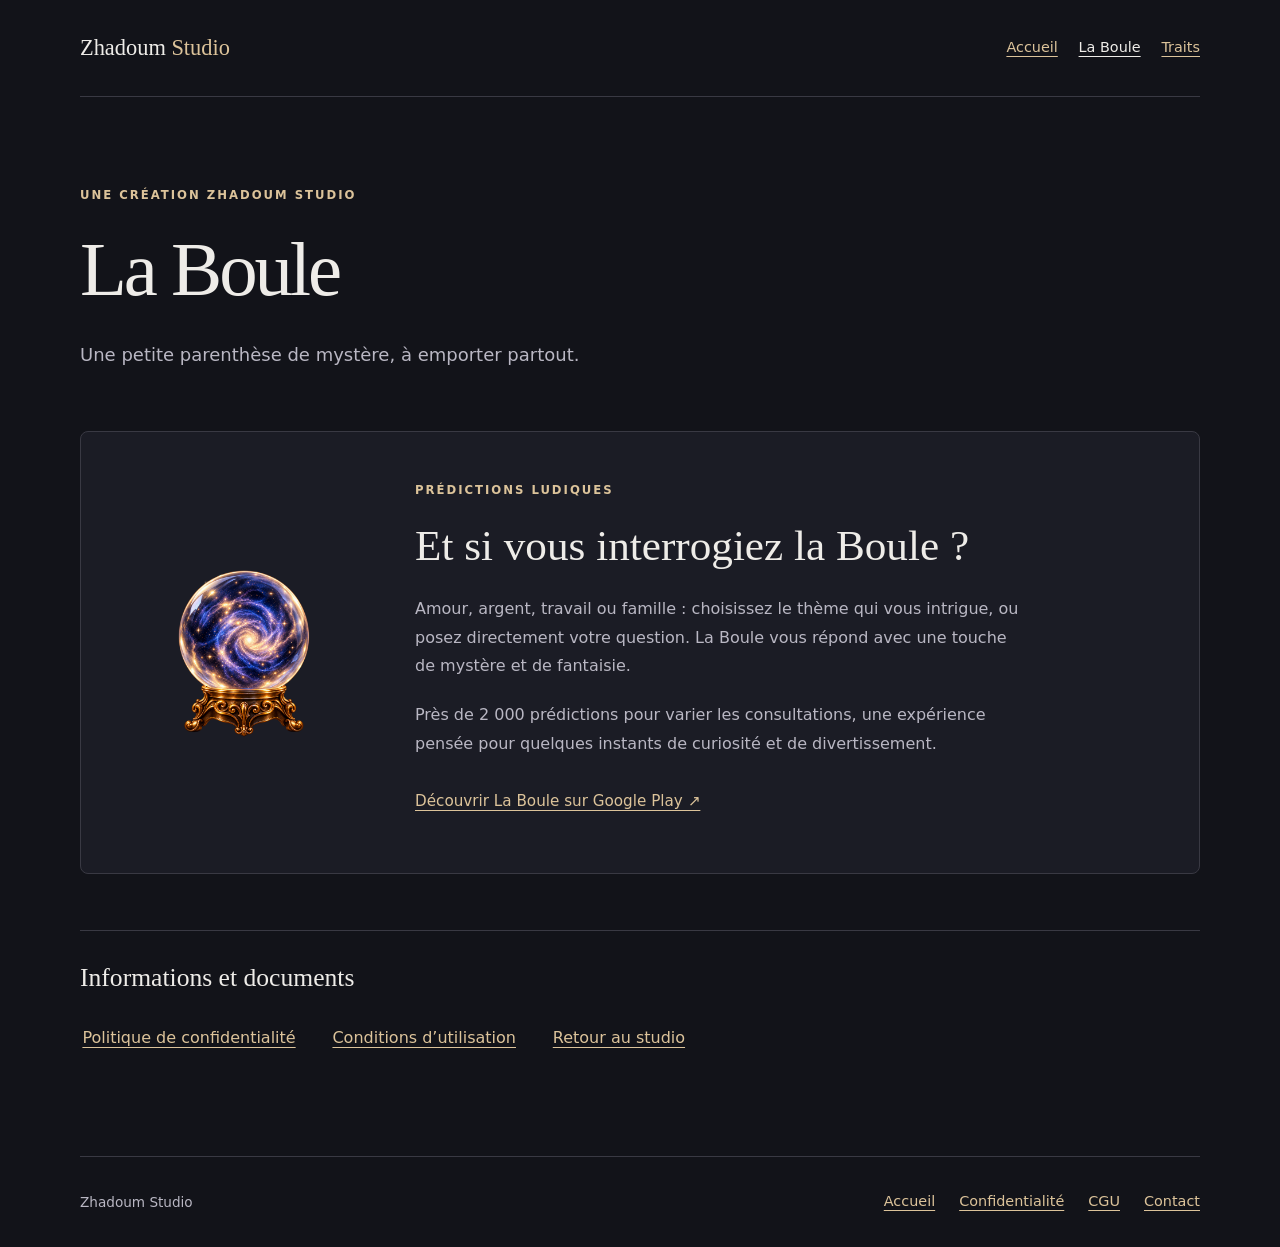
<file: la-boule/decouvrir/index.html>
<!doctype html><html lang="fr"><head><meta charset="utf-8"><meta name="viewport" content="width=device-width, initial-scale=1"><meta name="color-scheme" content="dark"><meta name="description" content="Découvrez La Boule, une application de Zhadoum Studio."><title>La Boule — Présentation | Zhadoum Studio</title><link rel="stylesheet" href="../../assets/style.css"></head><body><a class="skip-link" href="#contenu">Aller au contenu</a><header class="site-header container"><a class="brand" href="../../">Zhadoum <span>Studio</span></a><nav aria-label="Navigation principale"><a href="../../">Accueil</a><a href="./" aria-current="page">La Boule</a><a href="../../traits/decouvrir/">Traits</a></nav></header><main id="contenu" class="container home"><div class="intro"><p class="eyebrow">Une création Zhadoum Studio</p><h1>La Boule</h1><p class="lead">Une petite parenthèse de mystère, à emporter partout.</p></div><section class="app-card"><img class="orb" src="../../assets/boule-question.png" alt="" aria-hidden="true"><div class="app-copy"><p class="eyebrow">Prédictions ludiques</p><h2>Et si vous interrogiez la Boule ?</h2><p>Amour, argent, travail ou famille : choisissez le thème qui vous intrigue, ou posez directement votre question. La Boule vous répond avec une touche de mystère et de fantaisie.</p><p>Près de 2 000 prédictions pour varier les consultations, une expérience pensée pour quelques instants de curiosité et de divertissement.</p><a class="button-link" href="https://play.google.com/store/apps/details?id=com.laboule.app" rel="external">Découvrir La Boule sur Google Play ↗</a></div></section><section class="resource-links" aria-label="Informations et documents"><h2>Informations et documents</h2><div class="resource-grid"><a href="../">Politique de confidentialité</a><a href="../conditions/">Conditions d’utilisation</a><a href="../../">Retour au studio</a></div></section></main><footer class="site-footer container"><span>Zhadoum Studio</span><nav aria-label="Liens de pied de page"><a href="../../">Accueil</a><a href="../">Confidentialité</a><a href="../conditions/">CGU</a><a href="mailto:contact@zhadoum-studio.fr">Contact</a></nav></footer></body></html>
</file>
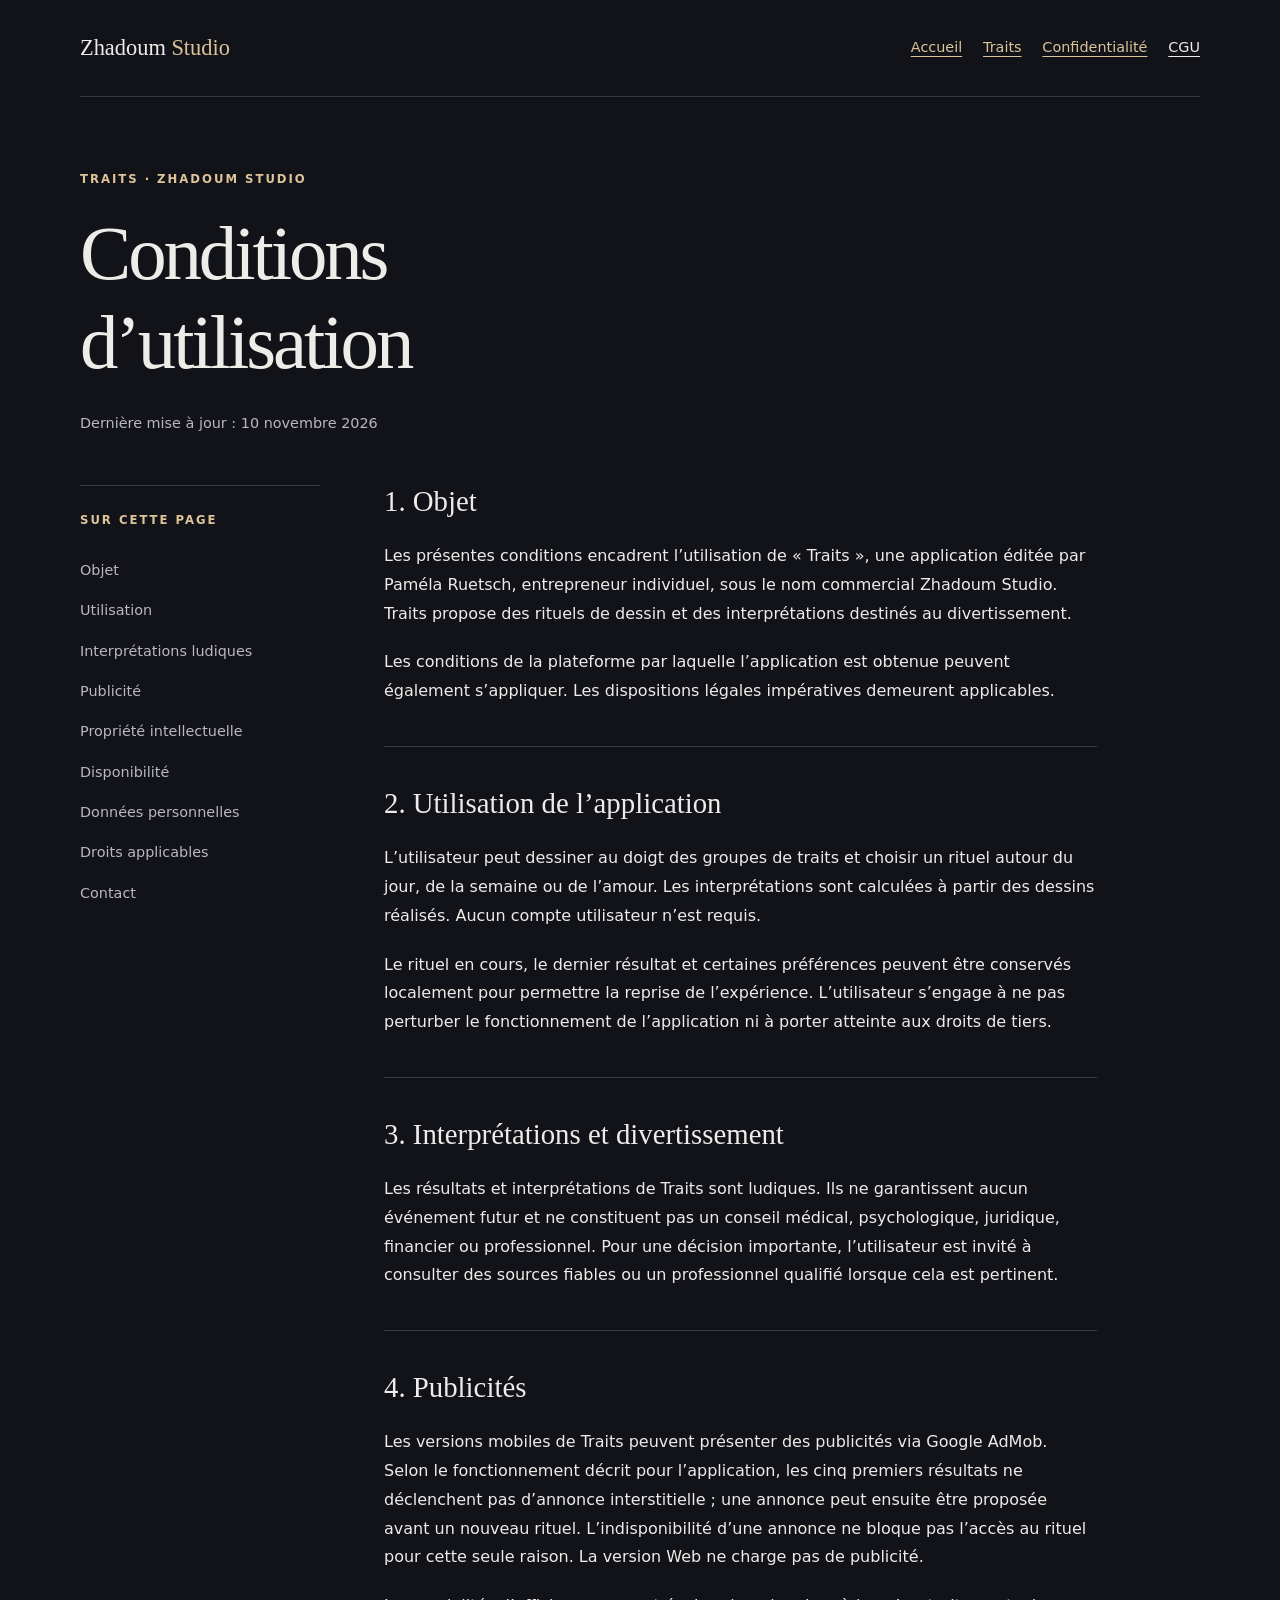
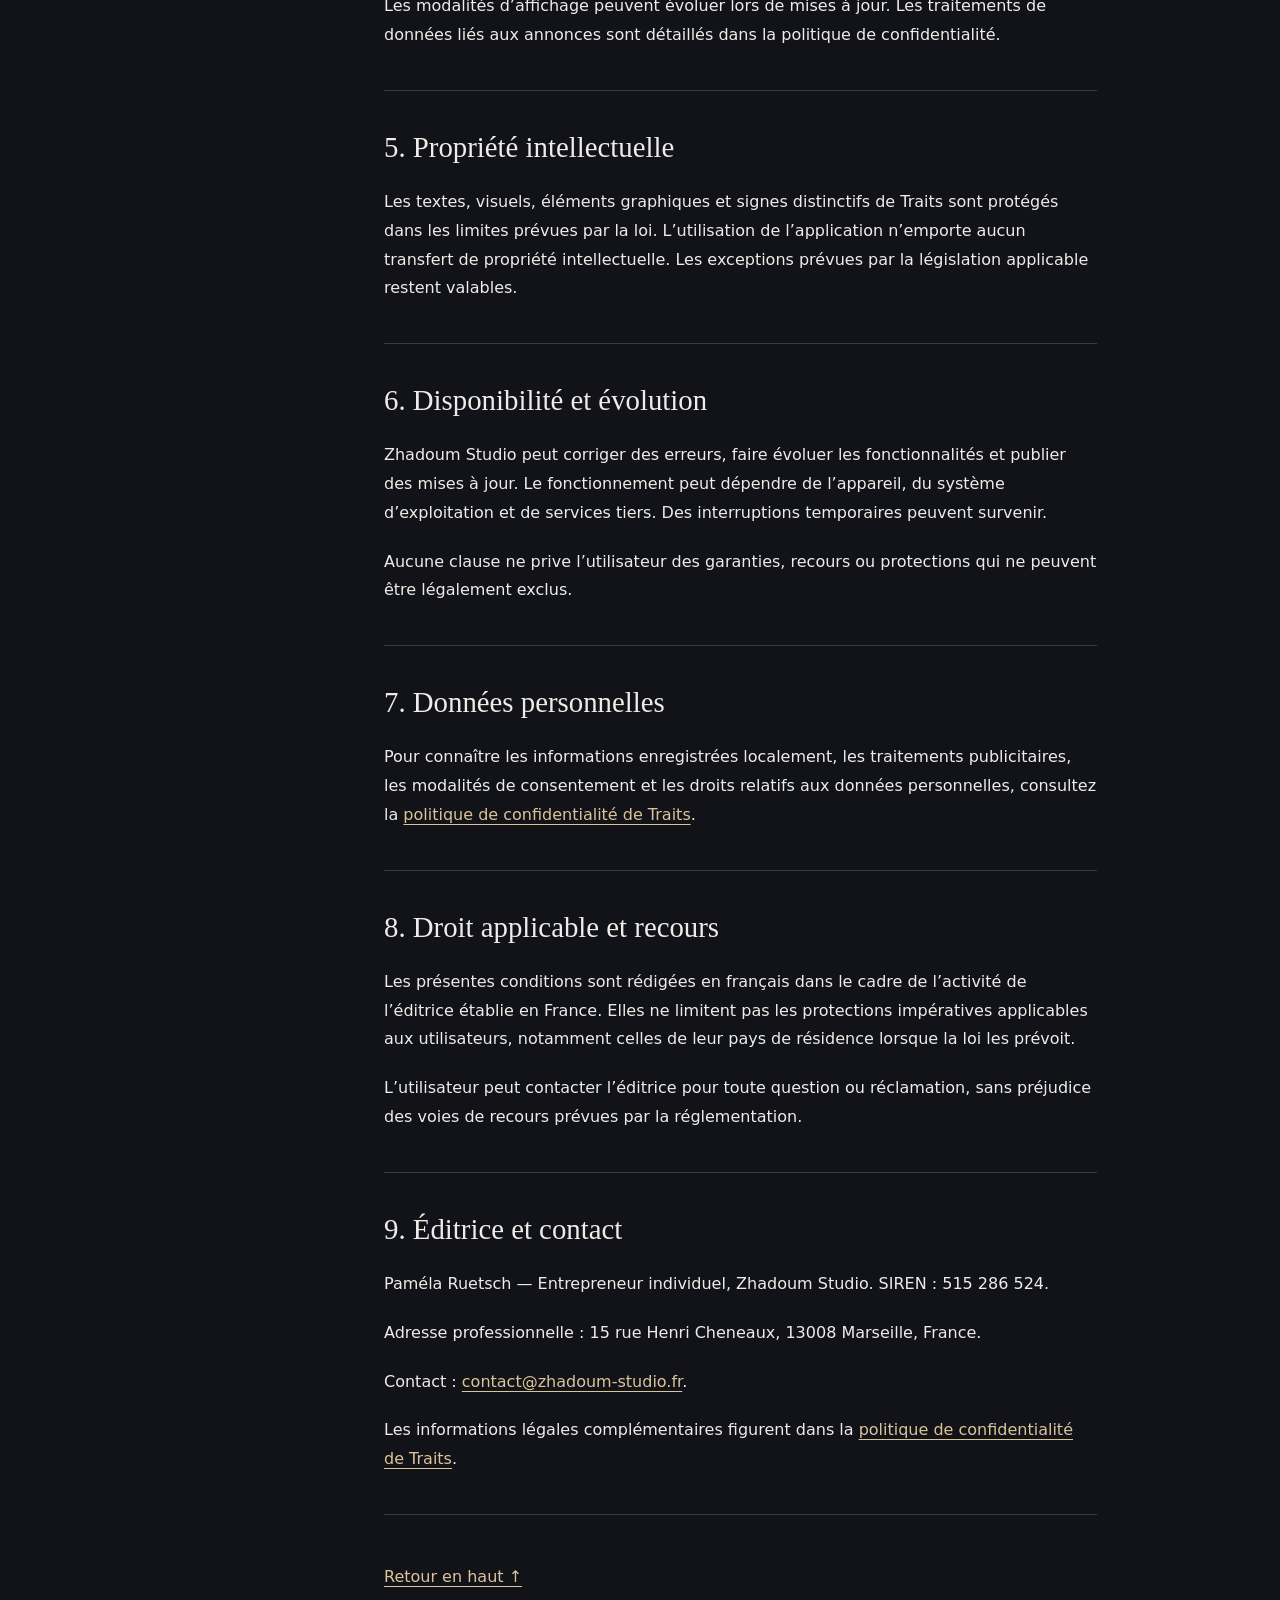
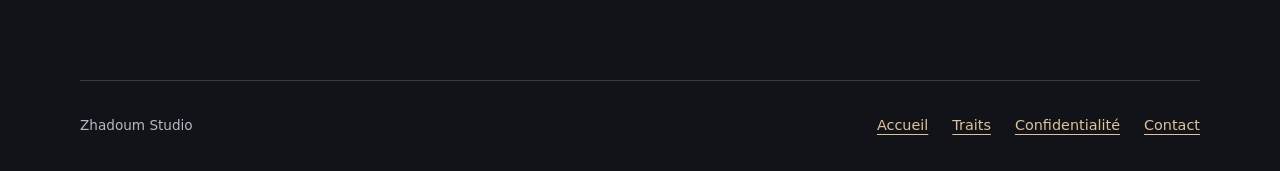
<file: traits/conditions/index.html>
<!doctype html>
<html lang="fr"><head><meta charset="utf-8"><meta name="viewport" content="width=device-width, initial-scale=1"><meta name="color-scheme" content="dark"><meta name="description" content="Conditions générales d’utilisation de Traits, application de dessin et d’interprétations ludiques de Zhadoum Studio."><title>Traits — Conditions d’utilisation | Zhadoum Studio</title><link rel="stylesheet" href="../../assets/style.css"></head>
<body><a class="skip-link" href="#contenu">Aller au contenu</a><header class="site-header container"><a class="brand" href="../../">Zhadoum <span>Studio</span></a><nav aria-label="Navigation principale"><a href="../../">Accueil</a><a href="../decouvrir/">Traits</a><a href="../">Confidentialité</a><a href="./" aria-current="page">CGU</a></nav></header>
<main id="contenu" class="container legal" tabindex="-1"><header class="legal-heading"><p class="eyebrow">Traits · Zhadoum Studio</p><h1>Conditions<br>d’utilisation</h1><p class="updated">Dernière mise à jour : <time datetime="2026-11-10">10 novembre 2026</time></p></header>
<div class="legal-layout"><nav class="contents" aria-label="Sommaire"><p class="eyebrow">Sur cette page</p><a href="#objet">Objet</a><a href="#utilisation">Utilisation</a><a href="#interpretations">Interprétations ludiques</a><a href="#publicite">Publicité</a><a href="#contenus">Propriété intellectuelle</a><a href="#disponibilite">Disponibilité</a><a href="#donnees">Données personnelles</a><a href="#droits">Droits applicables</a><a href="#contact">Contact</a></nav>
<div class="legal-copy">
<section id="objet"><h2>1. Objet</h2><p>Les présentes conditions encadrent l’utilisation de « Traits », une application éditée par Paméla Ruetsch, entrepreneur individuel, sous le nom commercial Zhadoum Studio. Traits propose des rituels de dessin et des interprétations destinés au divertissement.</p><p>Les conditions de la plateforme par laquelle l’application est obtenue peuvent également s’appliquer. Les dispositions légales impératives demeurent applicables.</p></section>
<section id="utilisation"><h2>2. Utilisation de l’application</h2><p>L’utilisateur peut dessiner au doigt des groupes de traits et choisir un rituel autour du jour, de la semaine ou de l’amour. Les interprétations sont calculées à partir des dessins réalisés. Aucun compte utilisateur n’est requis.</p><p>Le rituel en cours, le dernier résultat et certaines préférences peuvent être conservés localement pour permettre la reprise de l’expérience. L’utilisateur s’engage à ne pas perturber le fonctionnement de l’application ni à porter atteinte aux droits de tiers.</p></section>
<section id="interpretations"><h2>3. Interprétations et divertissement</h2><p>Les résultats et interprétations de Traits sont ludiques. Ils ne garantissent aucun événement futur et ne constituent pas un conseil médical, psychologique, juridique, financier ou professionnel. Pour une décision importante, l’utilisateur est invité à consulter des sources fiables ou un professionnel qualifié lorsque cela est pertinent.</p></section>
<section id="publicite"><h2>4. Publicités</h2><p>Les versions mobiles de Traits peuvent présenter des publicités via Google AdMob. Selon le fonctionnement décrit pour l’application, les cinq premiers résultats ne déclenchent pas d’annonce interstitielle ; une annonce peut ensuite être proposée avant un nouveau rituel. L’indisponibilité d’une annonce ne bloque pas l’accès au rituel pour cette seule raison. La version Web ne charge pas de publicité.</p><p>Les modalités d’affichage peuvent évoluer lors de mises à jour. Les traitements de données liés aux annonces sont détaillés dans la politique de confidentialité.</p></section>
<section id="contenus"><h2>5. Propriété intellectuelle</h2><p>Les textes, visuels, éléments graphiques et signes distinctifs de Traits sont protégés dans les limites prévues par la loi. L’utilisation de l’application n’emporte aucun transfert de propriété intellectuelle. Les exceptions prévues par la législation applicable restent valables.</p></section>
<section id="disponibilite"><h2>6. Disponibilité et évolution</h2><p>Zhadoum Studio peut corriger des erreurs, faire évoluer les fonctionnalités et publier des mises à jour. Le fonctionnement peut dépendre de l’appareil, du système d’exploitation et de services tiers. Des interruptions temporaires peuvent survenir.</p><p>Aucune clause ne prive l’utilisateur des garanties, recours ou protections qui ne peuvent être légalement exclus.</p></section>
<section id="donnees"><h2>7. Données personnelles</h2><p>Pour connaître les informations enregistrées localement, les traitements publicitaires, les modalités de consentement et les droits relatifs aux données personnelles, consultez la <a href="../">politique de confidentialité de Traits</a>.</p></section>
<section id="droits"><h2>8. Droit applicable et recours</h2><p>Les présentes conditions sont rédigées en français dans le cadre de l’activité de l’éditrice établie en France. Elles ne limitent pas les protections impératives applicables aux utilisateurs, notamment celles de leur pays de résidence lorsque la loi les prévoit.</p><p>L’utilisateur peut contacter l’éditrice pour toute question ou réclamation, sans préjudice des voies de recours prévues par la réglementation.</p></section>
<section id="contact"><h2>9. Éditrice et contact</h2><p>Paméla Ruetsch — Entrepreneur individuel, Zhadoum Studio. SIREN : 515 286 524.</p><p>Adresse professionnelle : 15 rue Henri Cheneaux, 13008 Marseille, France.</p><p>Contact : <a href="mailto:contact@zhadoum-studio.fr">contact@zhadoum-studio.fr</a>.</p><p>Les informations légales complémentaires figurent dans la <a href="../#section-0">politique de confidentialité de Traits</a>.</p></section>
<a class="back-top" href="#contenu">Retour en haut ↑</a></div></div></main>
<footer class="site-footer container"><span>Zhadoum Studio</span><nav aria-label="Liens de pied de page"><a href="../../">Accueil</a><a href="../decouvrir/">Traits</a><a href="../">Confidentialité</a><a href="mailto:contact@zhadoum-studio.fr">Contact</a></nav></footer></body></html>
</file>
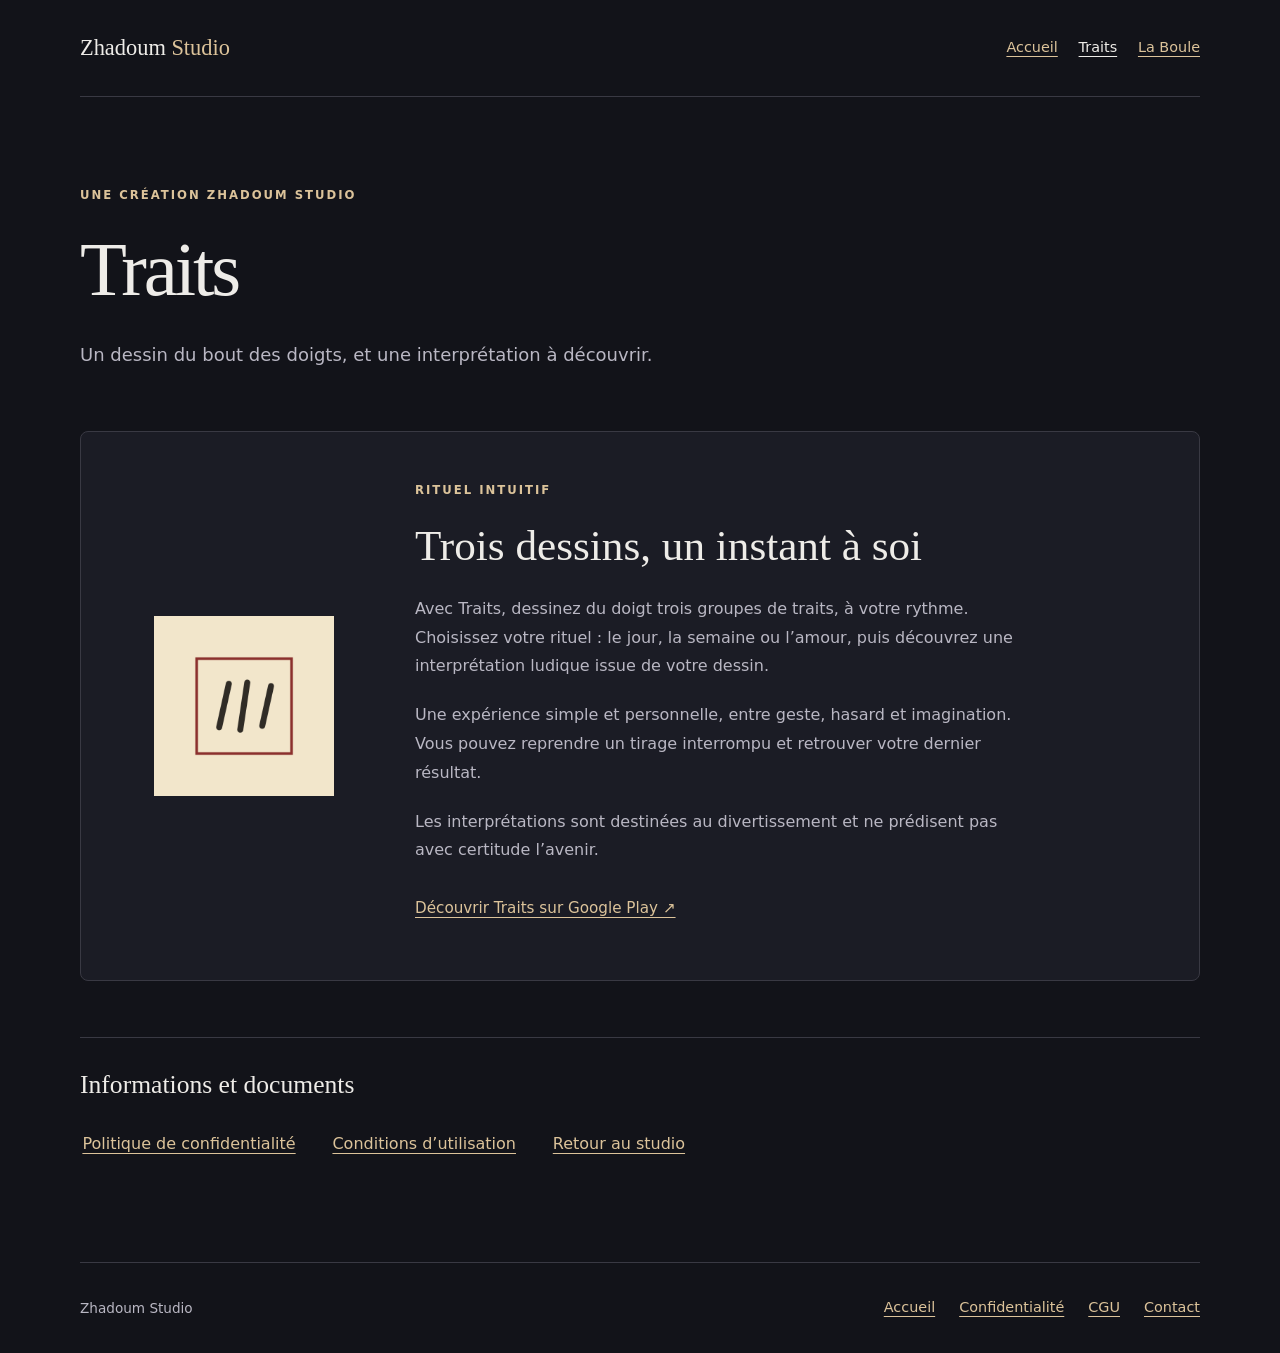
<file: traits/decouvrir/index.html>
<!doctype html><html lang="fr"><head><meta charset="utf-8"><meta name="viewport" content="width=device-width, initial-scale=1"><meta name="color-scheme" content="dark"><meta name="description" content="Découvrez Traits, une application de Zhadoum Studio."><title>Traits — Présentation | Zhadoum Studio</title><link rel="stylesheet" href="../../assets/style.css"></head><body><a class="skip-link" href="#contenu">Aller au contenu</a><header class="site-header container"><a class="brand" href="../../">Zhadoum <span>Studio</span></a><nav aria-label="Navigation principale"><a href="../../">Accueil</a><a href="./" aria-current="page">Traits</a><a href="../../la-boule/decouvrir/">La Boule</a></nav></header><main id="contenu" class="container home"><div class="intro"><p class="eyebrow">Une création Zhadoum Studio</p><h1>Traits</h1><p class="lead">Un dessin du bout des doigts, et une interprétation à découvrir.</p></div><section class="app-card"><img class="orb" src="../../assets/traits-icon.png" alt="" aria-hidden="true"><div class="app-copy"><p class="eyebrow">Rituel intuitif</p><h2>Trois dessins, un instant à soi</h2><p>Avec Traits, dessinez du doigt trois groupes de traits, à votre rythme. Choisissez votre rituel : le jour, la semaine ou l’amour, puis découvrez une interprétation ludique issue de votre dessin.</p><p>Une expérience simple et personnelle, entre geste, hasard et imagination. Vous pouvez reprendre un tirage interrompu et retrouver votre dernier résultat.</p><p>Les interprétations sont destinées au divertissement et ne prédisent pas avec certitude l’avenir.</p><a class="button-link" href="https://play.google.com/store/apps/details?id=com.zhadoumstudio.traits" rel="external">Découvrir Traits sur Google Play ↗</a></div></section><section class="resource-links" aria-label="Informations et documents"><h2>Informations et documents</h2><div class="resource-grid"><a href="../">Politique de confidentialité</a><a href="../conditions/">Conditions d’utilisation</a><a href="../../">Retour au studio</a></div></section></main><footer class="site-footer container"><span>Zhadoum Studio</span><nav aria-label="Liens de pied de page"><a href="../../">Accueil</a><a href="../">Confidentialité</a><a href="../conditions/">CGU</a><a href="mailto:contact@zhadoum-studio.fr">Contact</a></nav></footer></body></html>
</file>
<file: assets/style.css>
﻿:root{color-scheme:dark;--bg:#121319;--surface:#1b1c25;--text:#eeece8;--muted:#b9b7c3;--accent:#dcc39a;--line:#393943;font-family:system-ui,-apple-system,BlinkMacSystemFont,"Segoe UI",sans-serif;font-synthesis:none}
*{box-sizing:border-box}html{scroll-padding-top:2rem}body{margin:0;background:var(--bg);color:var(--text);font-size:1rem;line-height:1.8}a{color:var(--accent);text-underline-offset:.25em;text-decoration-thickness:1px}a:hover{color:#fff}a:focus-visible{outline:2px solid var(--accent);outline-offset:5px;border-radius:2px}p{margin:0 0 1.25rem}h1,h2{font-family:Georgia,"Times New Roman",serif;font-weight:400;line-height:1.15;text-wrap:balance}h1{font-size:clamp(2.65rem,6vw,5rem);letter-spacing:-.04em;margin:0 0 1.5rem}h2{font-size:2rem;margin:0 0 1.5rem}em{font-weight:400;color:var(--accent)}.container{width:min(1120px,calc(100% - 64px));margin-inline:auto}.site-header{display:flex;justify-content:space-between;align-items:center;gap:1rem;padding-block:1.75rem;border-bottom:1px solid var(--line)}.brand{color:var(--text);text-decoration:none;font-family:Georgia,"Times New Roman",serif;font-size:1.4rem}.brand span{color:var(--accent)}nav{display:flex;gap:1.75rem}nav a{font-size:.9rem}nav a[aria-current=page]{color:var(--text)}.skip-link{position:absolute;top:-100px;left:1rem;z-index:10;padding:.75rem 1rem;background:var(--text);color:var(--bg)}.skip-link:focus{top:1rem;color:var(--bg)}.eyebrow{font-size:.73rem;letter-spacing:.17em;text-transform:uppercase;color:var(--accent);font-weight:600;margin-bottom:1.25rem}.home{padding-block:5.5rem 6rem}.intro{margin-bottom:3.75rem}.lead{color:var(--muted);font-size:1.125rem;max-width:42rem}.app-card{display:grid;grid-template-columns:230px 1fr;gap:3.5rem;align-items:center;padding:3rem;background:var(--surface);border:1px solid var(--line);border-radius:8px}.app-copy{max-width:38rem}.app-copy h2{font-size:2.7rem}.app-copy p:not(.eyebrow){color:var(--muted)}.orb{display:block;width:180px;max-width:100%;height:auto;justify-self:center;object-fit:contain}.button-link{display:inline-flex;align-items:center;gap:1rem;padding:.6rem 0;font-size:.95rem}.site-footer{border-top:1px solid var(--line);display:flex;align-items:center;justify-content:space-between;gap:1.5rem;padding-block:2rem;color:var(--muted);font-size:.85rem}.site-footer nav{flex-wrap:wrap;gap:.6rem 1.5rem}.legal{padding-block:4.5rem 5rem}.legal-heading{padding-bottom:3rem}.updated{font-size:.9rem;color:var(--muted);margin-bottom:0}.legal-layout{display:grid;grid-template-columns:240px minmax(0,1fr);gap:4rem;align-items:start}.contents{position:sticky;top:2rem;flex-direction:column;gap:0;border-top:1px solid var(--line);padding-top:1.5rem}.contents a{display:block;padding:.45rem 0;color:var(--muted);text-decoration:none}.contents a:hover{color:var(--accent);text-decoration:underline}.legal-copy{max-width:70ch;overflow-wrap:anywhere}.legal-copy section{scroll-margin-top:2rem;padding:0 0 2.5rem;margin-bottom:2.5rem;border-bottom:1px solid var(--line)}.legal-copy section p:last-child{margin-bottom:0}.legal-copy h2{font-size:1.8rem}.external{font-size:.8em;white-space:nowrap}.legal-copy dl{margin:0}.legal-copy dt{font-size:.8rem;color:var(--muted);margin-top:1.15rem}.legal-copy dd{margin:0}.back-top{display:inline-block;padding:.5rem 0}
@media(max-width:800px){.legal-layout{grid-template-columns:1fr;gap:2.5rem}.contents{position:static;display:grid;grid-template-columns:1fr 1fr;gap:0 1.5rem;padding-bottom:1.5rem;border-bottom:1px solid var(--line)}.contents .eyebrow{grid-column:1/-1;margin-bottom:.5rem}.legal-copy{max-width:none}.app-card{grid-template-columns:140px 1fr;gap:2rem;padding:2rem}.orb{width:130px}.site-footer{align-items:flex-start;flex-direction:column}}
@media(max-width:520px){.container{width:calc(100% - 40px)}.site-header{padding-block:1.25rem;flex-wrap:wrap}.site-header nav{gap:1.25rem}.brand{font-size:1.25rem}.home{padding-block:3.5rem}.intro{margin-bottom:2.5rem}.desktop-break{display:none}.app-card{grid-template-columns:1fr;padding:1.75rem;gap:1.5rem}.orb{width:100px;justify-self:start}.app-copy h2{font-size:2.25rem}.legal{padding-block:3rem}.legal-heading{padding-bottom:2rem}.contents{grid-template-columns:1fr}.legal-copy h2{font-size:1.65rem}.legal-copy section{padding-bottom:2rem;margin-bottom:2rem}.button-link{align-items:flex-start}.site-footer nav{gap:.75rem 1.25rem}}
@media print{:root{color-scheme:light;--bg:#fff;--text:#111;--muted:#444;--accent:#222;--line:#ccc}body{font-size:11pt}.container{width:100%}.site-header,.site-footer,.contents,.back-top,.skip-link,.orb{display:none}.legal{padding:0}.legal-heading{padding-bottom:1rem}h1{font-size:30pt}.legal-layout{display:block}.legal-copy{max-width:none}.legal-copy section{margin-bottom:1rem;padding-bottom:1rem}h2{break-after:avoid}p,dd{orphans:3;widows:3}a{color:#111}.app-card{display:block;background:#fff}}

.resource-links{margin-top:3.5rem;padding-top:2rem;border-top:1px solid var(--line)}.resource-links h2{font-size:1.6rem}.resource-grid{display:flex;flex-wrap:wrap;gap:1rem 2rem}.resource-grid a{display:inline-block;padding:.4rem 0}.site-header nav{flex-wrap:wrap;justify-content:flex-end;gap:.5rem 1.3rem}.site-header nav a{white-space:nowrap}

/* Espacement explicite des liens des documents, y compris sur petits écrans */
.resource-links .resource-grid{display:flex;flex-wrap:wrap;column-gap:2rem;row-gap:.8rem;align-items:center}
.resource-links .resource-grid a{display:inline-block;padding:.45rem .15rem;white-space:normal}
@media(max-width:520px){.resource-links .resource-grid{flex-direction:column;align-items:flex-start;gap:.65rem}}
</file>
